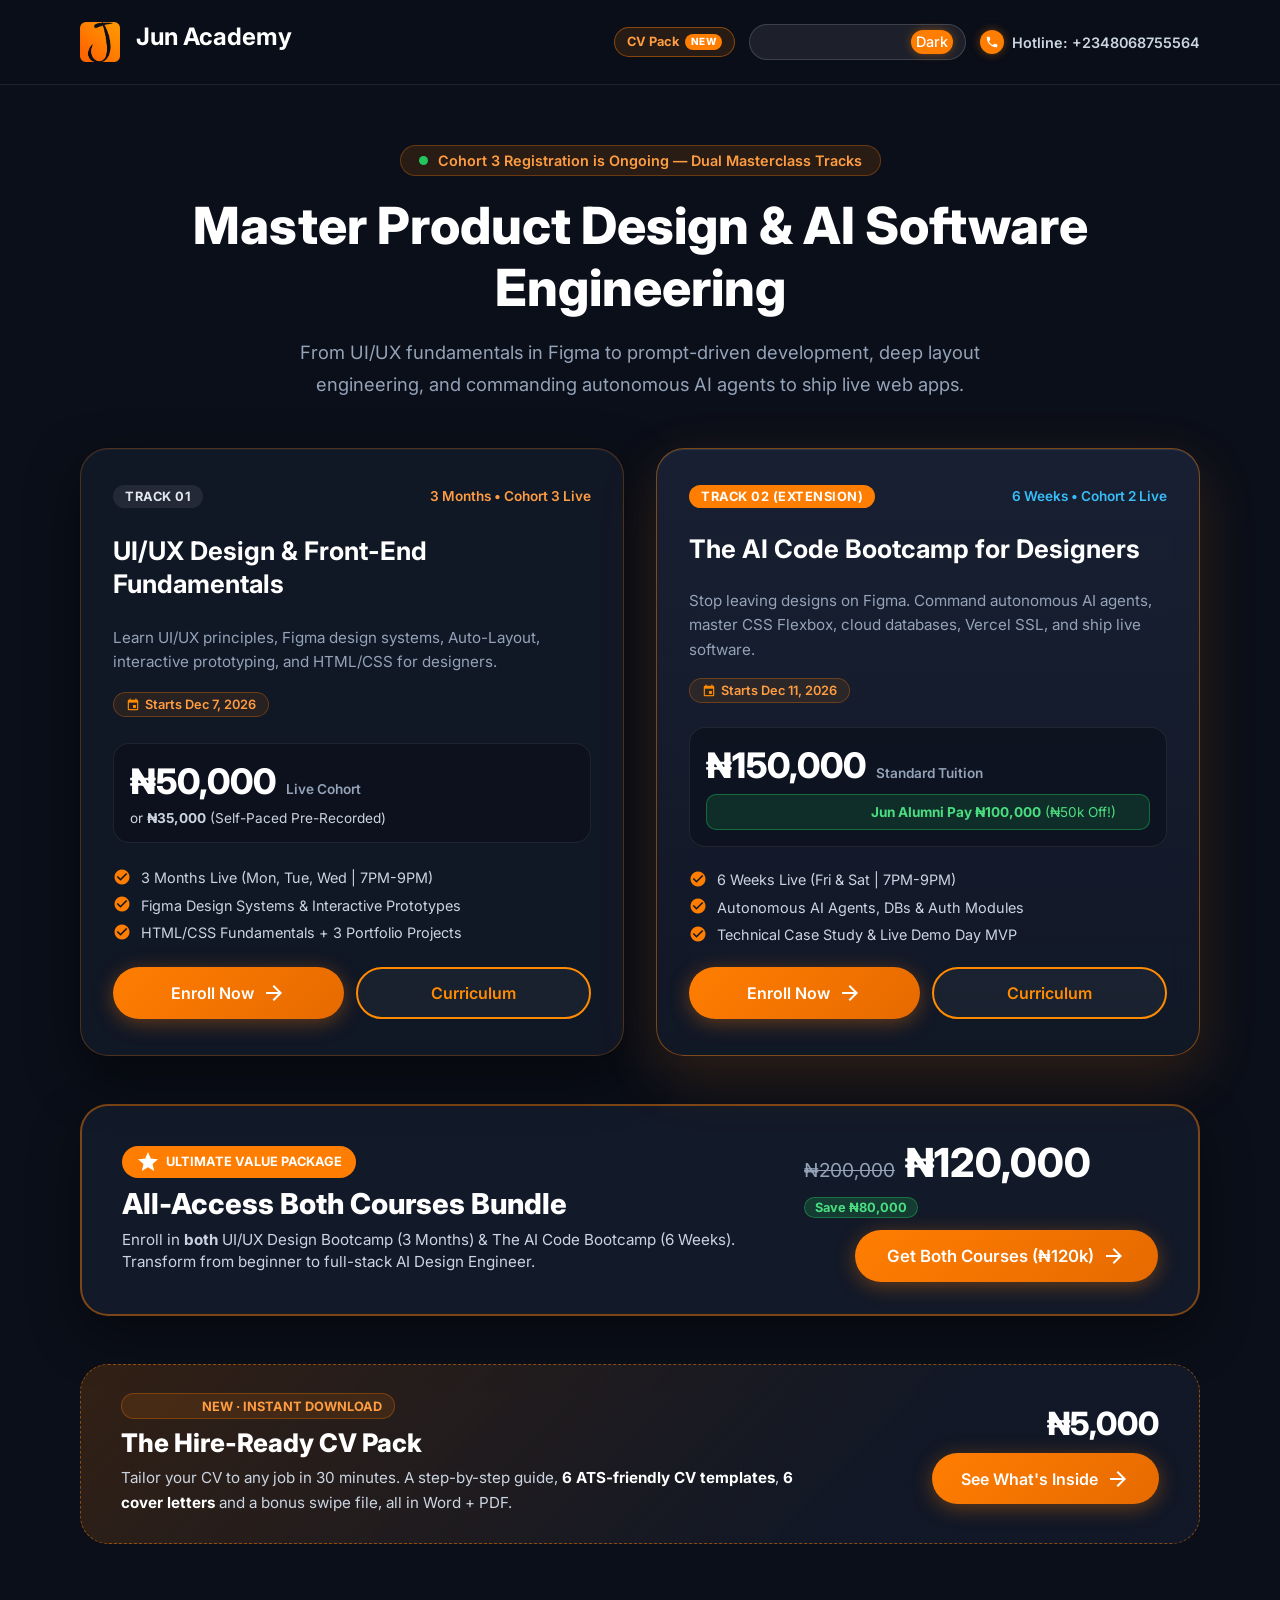
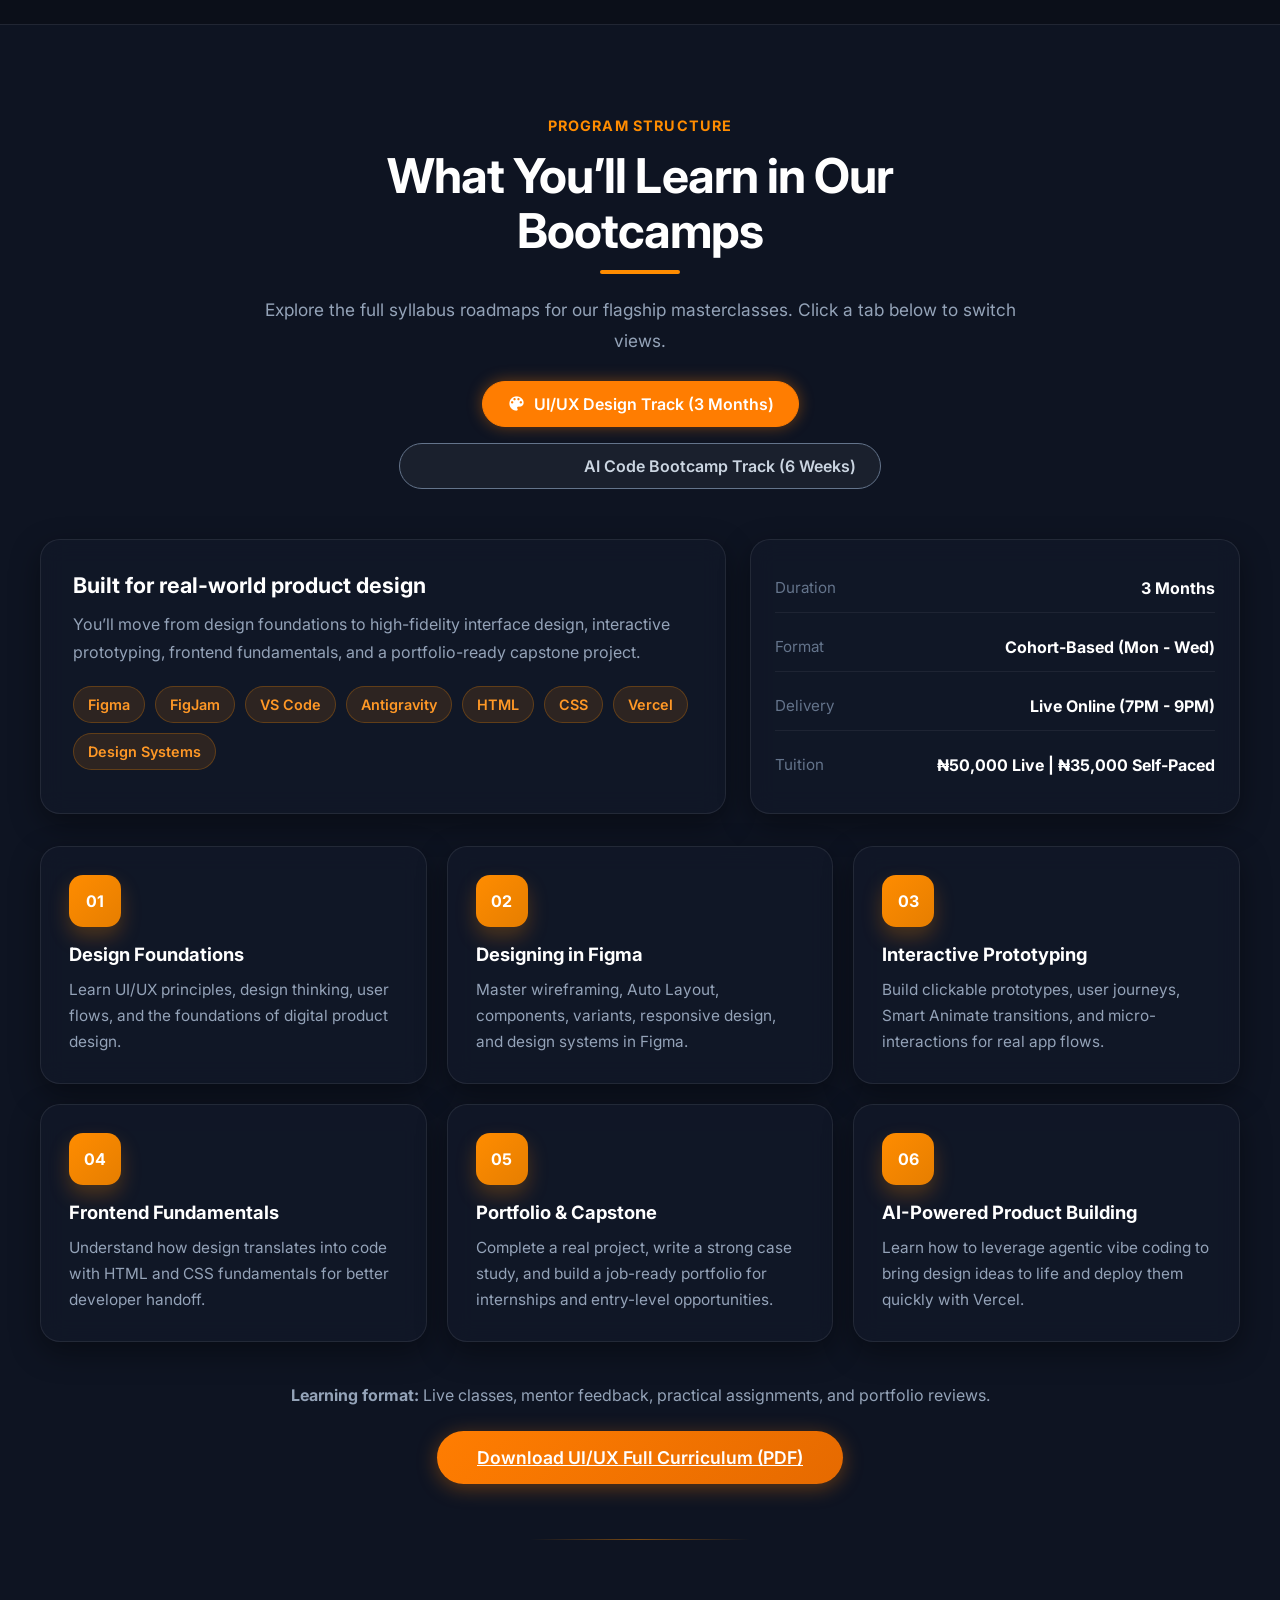
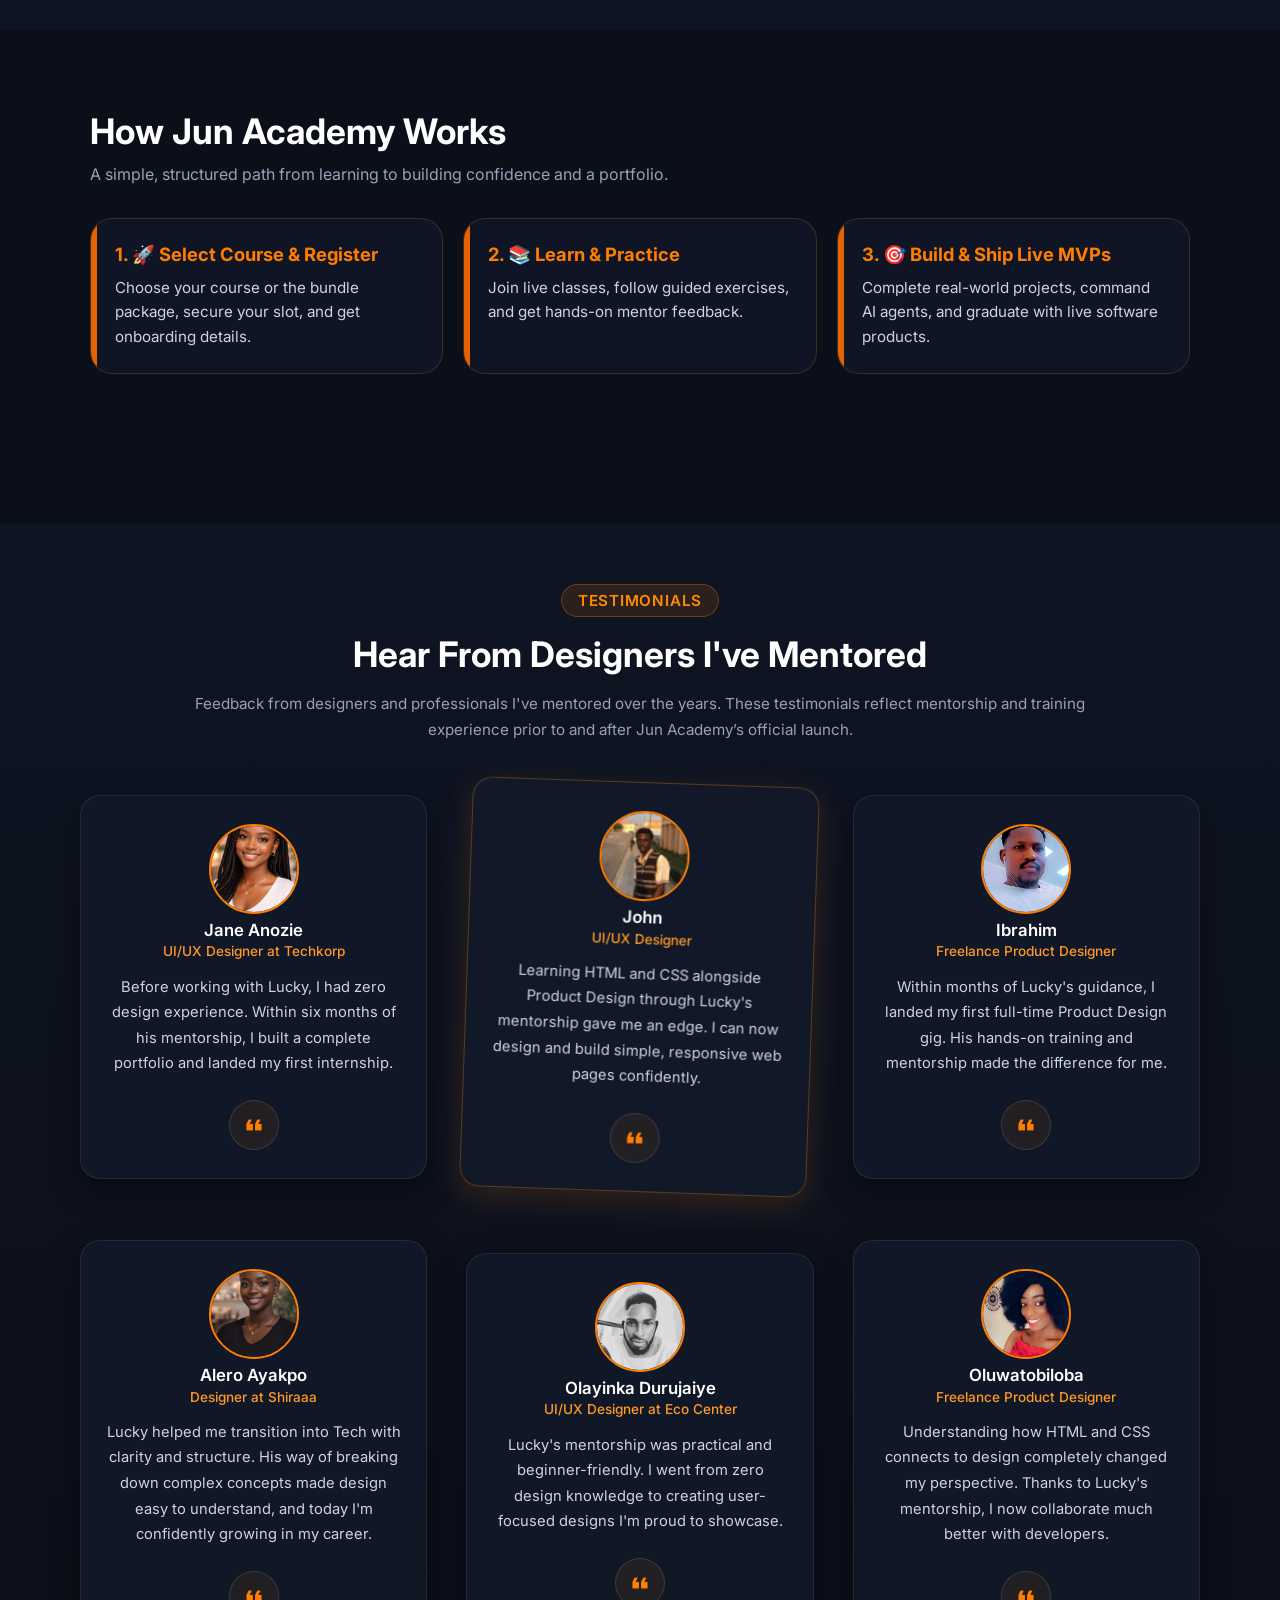
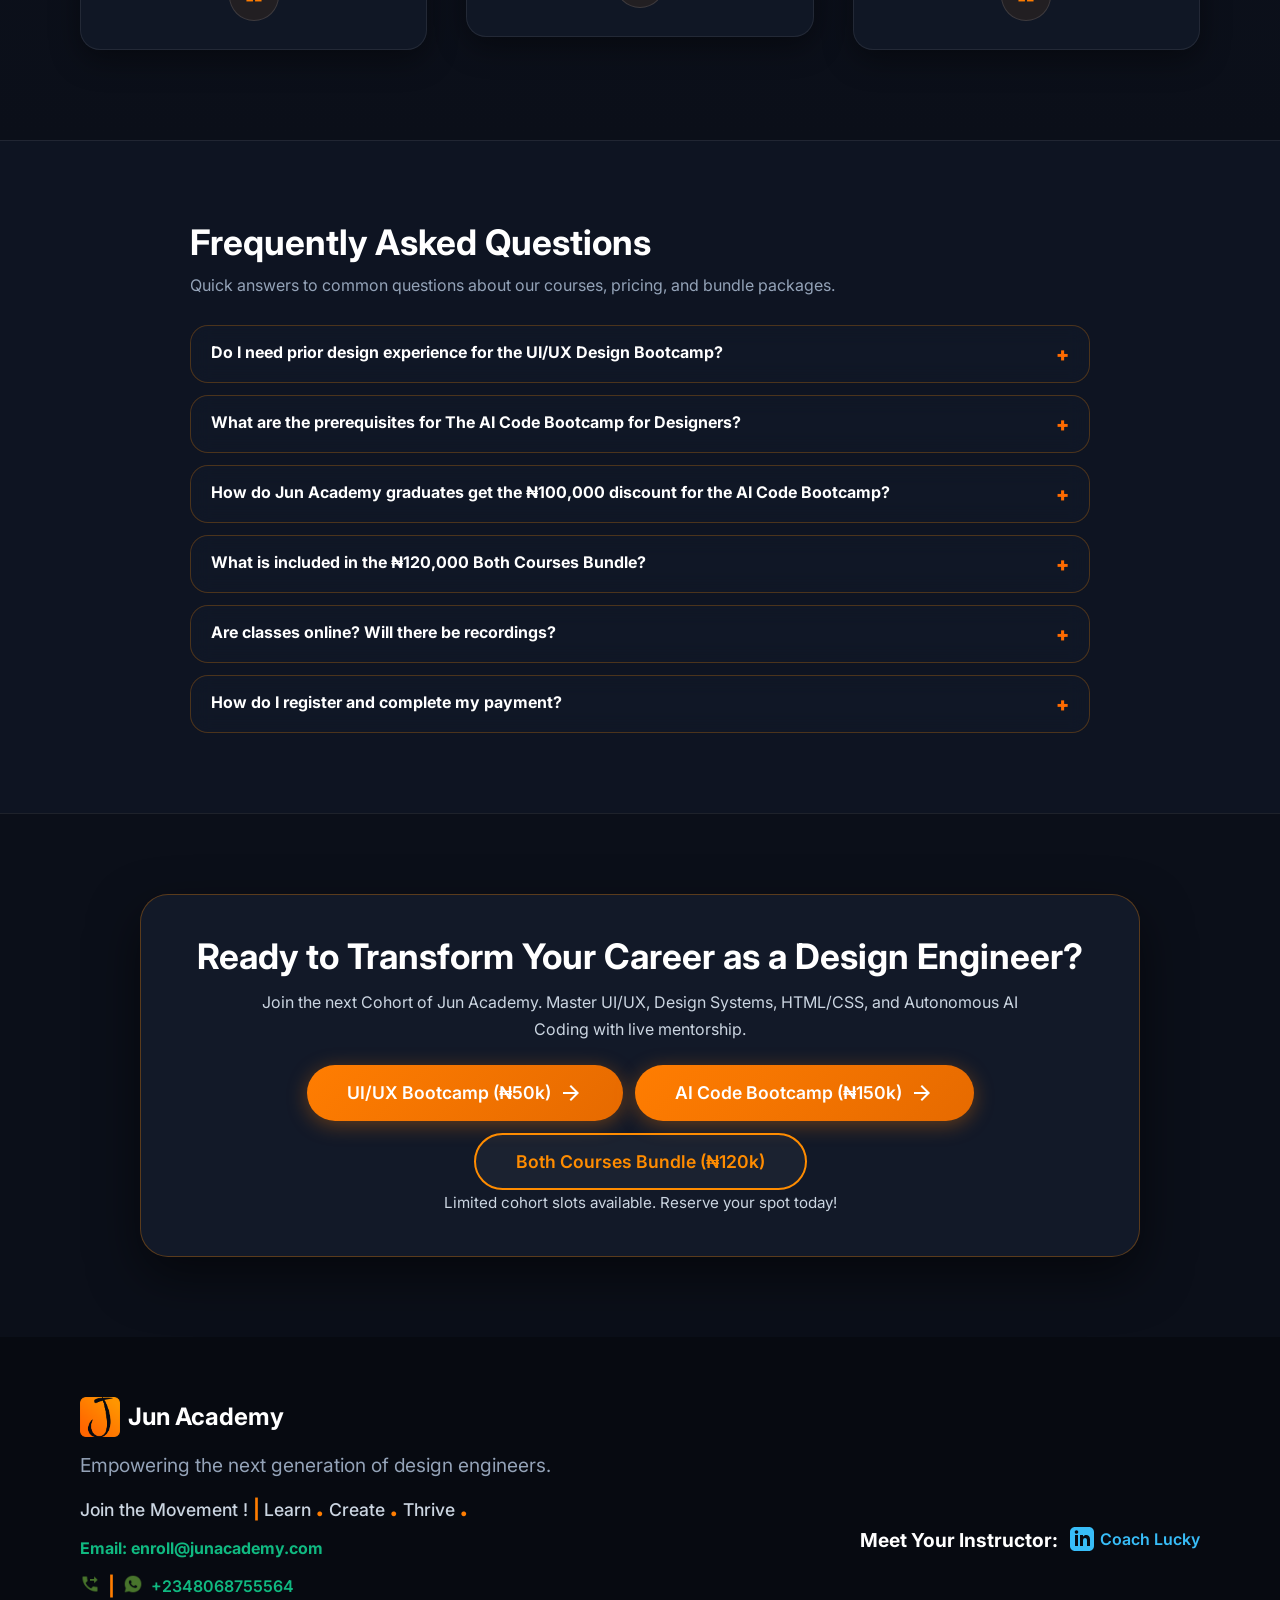
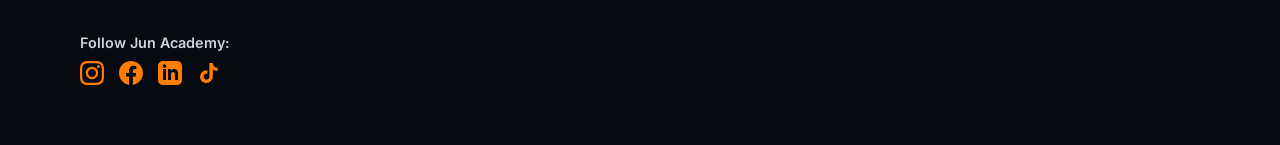
<file: index.html>
<!DOCTYPE html>
<html lang="en">

<head>
    <meta charset="UTF-8">
    <meta name="viewport" content="width=device-width, initial-scale=1.0">
    <title>Jun Academy</title>
    <link rel="stylesheet" href="./style.css">
    <link href="https://fonts.googleapis.com/css2?family=Material+Symbols+Outlined" rel="stylesheet" />
    <link href="https://fonts.googleapis.com/icon?family=Material+Icons" rel="stylesheet" />
    <link rel="icon" type="image/png" href="./images/Jun Favicon.png">

    <!-- Meta Pixel Code -->
    <script>
        !function (f, b, e, v, n, t, s) {
            if (f.fbq) return; n = f.fbq = function () {
                n.callMethod ?
                    n.callMethod.apply(n, arguments) : n.queue.push(arguments)
            };
            if (!f._fbq) f._fbq = n; n.push = n; n.loaded = !0; n.version = '2.0';
            n.queue = []; t = b.createElement(e); t.async = !0;
            t.src = v; s = b.getElementsByTagName(e)[0];
            s.parentNode.insertBefore(t, s)
        }(window, document, 'script',
            'https://connect.facebook.net/en_US/fbevents.js');
        fbq('init', '2546331045814041');
        fbq('track', 'PageView');
    </script>
    <noscript><img height="1" width="1" style="display:none"
            src="https://www.facebook.com/tr?id=2546331045814041&ev=PageView&noscript=1" /></noscript>
    <!-- End Meta Pixel Code -->


</head>

<body>
    <!-- Header -->
    <section class="header">
        <a href="index.html">
            <div class="right-container">
                <div class="logo-container">
                    <img src="./images/Jun 2.png" alt="Jun Academy Logo">
                </div>
                <h1 class="sitename">Jun Academy</h1>
            </div>
        </a>
        <div class="left-container">
            <a href="/cv-pack" class="nav-cvpack" title="The Hire-Ready CV Pack">
                CV Pack <em class="nav-cvpack-new">NEW</em>
            </a>
            <button id="themeToggleBtn" class="theme-toggle-btn" aria-label="Toggle theme mode"
                title="Switch Light/Dark Mode">
                <span class="material-icons" id="themeToggleIcon">dark_mode</span>
                <span id="themeToggleText">Dark</span>
            </button>
            <span class="material-icons">
                call
            </span>
            <p>Hotline: +2348068755564</p>
        </div>
    </section>

    <!-- Hero -->

    <!-- Hero -->
    <section class="hero">
        <div class="hero-header-wrap">
            <span class="hero-eyebrow">
                <span class="pulse-dot"></span>
                Cohort 3 Registration is Ongoing — Dual Masterclass Tracks
            </span>
            <h1>Master Product Design &amp; AI Software Engineering</h1>
            <p>From UI/UX fundamentals in Figma to prompt-driven development, deep layout engineering, and commanding
                autonomous AI agents to ship live web apps.</p>
        </div>

        <!-- Dual Course Cards Grid -->
        <div class="hero-courses-grid">
            <!-- Course Card 1: UI/UX Design -->
            <div class="course-hero-card">
                <div class="course-card-top">
                    <span class="course-card-badge">Track 01</span>
                    <span class="course-track-tag">3 Months • Cohort 3 Live</span>
                </div>
                <h2>UI/UX Design &amp; Front-End Fundamentals</h2>
                <p class="course-desc">Learn UI/UX principles, Figma design systems, Auto-Layout, interactive
                    prototyping, and HTML/CSS for designers.</p>
                <span class="course-date-tag"><span class="material-icons">event</span> Starts Dec 7, 2026</span>

                <div class="course-price-box">
                    <div class="price-row">
                        <span class="price-main">₦50,000</span>
                        <span class="price-label">Live Cohort</span>
                    </div>
                    <div class="price-sub-row">
                        <span>or <strong>₦35,000</strong> (Self-Paced Pre-Recorded)</span>
                    </div>
                </div>

                <div class="course-highlights">
                    <div class="highlight-item"><span class="material-icons">check_circle</span> 3 Months Live (Mon,
                        Tue, Wed | 7PM-9PM)</div>
                    <div class="highlight-item"><span class="material-icons">check_circle</span> Figma Design Systems
                        &amp; Interactive Prototypes</div>
                    <div class="highlight-item"><span class="material-icons">check_circle</span> HTML/CSS Fundamentals +
                        3 Portfolio Projects</div>
                </div>

                <div class="course-card-actions">
                    <button class="btn-primary js-open-modal-c1" data-course="uiux">
                        Enroll Now
                        <span class="material-symbols-outlined">arrow_forward</span>
                    </button>
                    <button class="btn-secondary js-open-modal-c1" data-course="uiux">
                        Curriculum
                    </button>
                </div>
            </div>

            <!-- Course Card 2: AI Code Bootcamp -->
            <div class="course-hero-card course-featured">
                <div class="course-card-top">
                    <span class="course-card-badge badge-accent">Track 02 (Extension)</span>
                    <span class="course-track-tag tag-accent">6 Weeks • Cohort 2 Live</span>
                </div>
                <h2>The AI Code Bootcamp for Designers</h2>
                <p class="course-desc">Stop leaving designs on Figma. Command autonomous AI agents, master CSS Flexbox,
                    cloud databases, Vercel SSL, and ship live software.</p>
                <span class="course-date-tag"><span class="material-icons">event</span> Starts Dec 11, 2026</span>

                <div class="course-price-box">
                    <div class="price-row">
                        <span class="price-main">₦150,000</span>
                        <span class="price-label">Standard Tuition</span>
                    </div>
                    <div class="alumni-discount-banner">
                        <span class="material-icons">verified</span>
                        <span><strong>Jun Alumni Pay ₦100,000</strong> (₦50k Off!)</span>
                    </div>
                </div>

                <div class="course-highlights">
                    <div class="highlight-item"><span class="material-icons">check_circle</span> 6 Weeks Live (Fri &amp;
                        Sat | 7PM-9PM)</div>
                    <div class="highlight-item"><span class="material-icons">check_circle</span> Autonomous AI Agents,
                        DBs &amp; Auth Modules</div>
                    <div class="highlight-item"><span class="material-icons">check_circle</span> Technical Case Study
                        &amp; Live Demo Day MVP</div>
                </div>

                <div class="course-card-actions">
                    <button class="btn-primary js-open-modal-c2" data-course="aicode">
                        Enroll Now
                        <span class="material-symbols-outlined">arrow_forward</span>
                    </button>
                    <button class="btn-secondary js-open-modal-c2" data-course="aicode">
                        Curriculum
                    </button>
                </div>
            </div>
        </div>

        <!-- Bundle Offer Card -->
        <div class="bundle-banner-card">
            <div class="bundle-left">
                <div class="bundle-badge">
                    <span class="material-icons">star</span> Ultimate Value Package
                </div>
                <h3>All-Access Both Courses Bundle</h3>
                <p>Enroll in <strong>both</strong> UI/UX Design Bootcamp (3 Months) &amp; The AI Code Bootcamp (6
                    Weeks). Transform from beginner to full-stack AI Design Engineer.</p>
            </div>
            <div class="bundle-right">
                <div class="bundle-price-wrap">
                    <span class="bundle-old-price">₦200,000</span>
                    <span class="bundle-price">₦120,000</span>
                    <span class="bundle-savings">Save ₦80,000</span>
                </div>
                <button class="btn-primary btn-bundle js-open-modal-bundle" data-course="bundle">
                    Get Both Courses (₦120k)
                    <span class="material-symbols-outlined">arrow_forward</span>
                </button>
            </div>
        </div>

        <!-- CV Pack Promo -->
        <div class="cvpack-promo">
            <div class="cvpack-promo-left">
                <span class="cvpack-promo-badge"><span class="material-icons">bolt</span> New · Instant Download</span>
                <h3>The Hire-Ready CV Pack</h3>
                <p>Tailor your CV to any job in 30 minutes. A step-by-step guide, <strong>6 ATS-friendly CV
                        templates</strong>, <strong>6 cover letters</strong> and a bonus swipe file, all in Word + PDF.
                </p>
            </div>
            <div class="cvpack-promo-right">
                <span class="cvpack-promo-price">₦5,000</span>
                <a href="/cv-pack" class="btn-primary cvpack-promo-btn">
                    See What's Inside
                    <span class="material-symbols-outlined">arrow_forward</span>
                </a>
            </div>
        </div>
    </section>

    <!-- Learning Path / Curriculum -->
    <section class="curriculum-section" id="curriculum">
        <div class="curriculum-container">
            <div class="curriculum-header">
                <span class="curriculum-eyebrow">Program Structure</span>
                <h2>What You’ll Learn in Our Bootcamps</h2>
                <div class="curriculum-accent-line"></div>
                <p>Explore the full syllabus roadmaps for our flagship masterclasses. Click a tab below to switch views.
                </p>

                <!-- Curriculum Tabs -->
                <div class="curriculum-tabs">
                    <button class="curriculum-tab-btn active" data-tab="tab-uiux">
                        <span class="material-icons">palette</span>
                        UI/UX Design Track (3 Months)
                    </button>
                    <button class="curriculum-tab-btn" data-tab="tab-aicode">
                        <span class="material-icons">terminal</span>
                        AI Code Bootcamp Track (6 Weeks)
                    </button>
                </div>
            </div>

            <!-- Tab 1: UI/UX Design Bootcamp -->
            <div id="tab-uiux" class="curriculum-tab-pane active">
                <div class="curriculum-top">
                    <div class="curriculum-intro-card">
                        <h3>Built for real-world product design</h3>
                        <p>
                            You’ll move from design foundations to high-fidelity interface design,
                            interactive prototyping, frontend fundamentals, and a portfolio-ready
                            capstone project.
                        </p>

                        <div class="curriculum-tools">
                            <span>Figma</span>
                            <span>FigJam</span>
                            <span>VS Code</span>
                            <span>Antigravity</span>
                            <span>HTML</span>
                            <span>CSS</span>
                            <span>Vercel</span>
                            <span>Design Systems</span>
                        </div>
                    </div>

                    <div class="curriculum-meta-card">
                        <div class="meta-item">
                            <span class="meta-label">Duration</span>
                            <span class="meta-value">3 Months</span>
                        </div>
                        <div class="meta-item">
                            <span class="meta-label">Format</span>
                            <span class="meta-value">Cohort-Based (Mon - Wed)</span>
                        </div>
                        <div class="meta-item">
                            <span class="meta-label">Delivery</span>
                            <span class="meta-value">Live Online (7PM - 9PM)</span>
                        </div>
                        <div class="meta-item">
                            <span class="meta-label">Tuition</span>
                            <span class="meta-value">₦50,000 Live | ₦35,000 Self-Paced</span>
                        </div>
                    </div>
                </div>

                <div class="curriculum-grid">
                    <article class="curriculum-card">
                        <div class="phase-number">01</div>
                        <h3>Design Foundations</h3>
                        <p>Learn UI/UX principles, design thinking, user flows, and the foundations of digital product
                            design.</p>
                    </article>

                    <article class="curriculum-card">
                        <div class="phase-number">02</div>
                        <h3>Designing in Figma</h3>
                        <p>Master wireframing, Auto Layout, components, variants, responsive design, and design systems
                            in Figma.</p>
                    </article>

                    <article class="curriculum-card">
                        <div class="phase-number">03</div>
                        <h3>Interactive Prototyping</h3>
                        <p>Build clickable prototypes, user journeys, Smart Animate transitions, and micro-interactions
                            for real app flows.</p>
                    </article>

                    <article class="curriculum-card">
                        <div class="phase-number">04</div>
                        <h3>Frontend Fundamentals</h3>
                        <p>Understand how design translates into code with HTML and CSS fundamentals for better
                            developer handoff.</p>
                    </article>

                    <article class="curriculum-card">
                        <div class="phase-number">05</div>
                        <h3>Portfolio &amp; Capstone</h3>
                        <p>Complete a real project, write a strong case study, and build a job-ready portfolio for
                            internships and entry-level opportunities.</p>
                    </article>

                    <article class="curriculum-card">
                        <div class="phase-number">06</div>
                        <h3>AI-Powered Product Building</h3>
                        <p>Learn how to leverage agentic vibe coding to bring design ideas to life and deploy them
                            quickly with Vercel.</p>
                    </article>
                </div>

                <div class="curriculum-footer">
                    <p><strong>Learning format:</strong> Live classes, mentor feedback, practical assignments, and
                        portfolio reviews.</p>
                    <a href="https://drive.google.com/file/d/1zeB_uTVbGVnoH_4Y4iQWEbjZnKIuVYFo/view?usp=sharing"
                        class="btn-primary curriculum-btn" target="_blank" rel="noopener">
                        Download UI/UX Full Curriculum (PDF)
                    </a>
                </div>
            </div>

            <!-- Tab 2: AI Code Bootcamp for Designers -->
            <div id="tab-aicode" class="curriculum-tab-pane">
                <div class="curriculum-top">
                    <div class="curriculum-intro-card intro-accent">
                        <h3>From Figma Canvas to Live Software Product</h3>
                        <p>
                            An intensive extension program empowering designers to command autonomous AI agents, master
                            deep CSS Flexbox, relational databases, cloud hosting, and ship production-ready web
                            applications.
                        </p>

                        <div class="curriculum-tools">
                            <span>GitHub</span>
                            <span>Vercel</span>
                            <span>LLM Prompting</span>
                            <span>CSS Flexbox</span>
                            <span>Relational DBs</span>
                            <span>API Parsing</span>
                            <span>Skill.md</span>
                            <span>SSL &amp; Custom Domains</span>
                        </div>
                    </div>

                    <div class="curriculum-meta-card">
                        <div class="meta-item">
                            <span class="meta-label">Duration</span>
                            <span class="meta-value">6 Weeks Intensive</span>
                        </div>
                        <div class="meta-item">
                            <span class="meta-label">Schedule</span>
                            <span class="meta-value">Fri &amp; Sat (7PM - 9PM)</span>
                        </div>
                        <div class="meta-item">
                            <span class="meta-label">Standard Fee</span>
                            <span class="meta-value">₦150,000 NGN</span>
                        </div>
                        <div class="meta-item">
                            <span class="meta-label">Jun Alumni Fee</span>
                            <span class="meta-value highlight-alumni">₦100,000 NGN</span>
                        </div>
                    </div>
                </div>

                <div class="curriculum-grid">
                    <article class="curriculum-card">
                        <div class="phase-number">W1</div>
                        <h3>Production Infrastructure &amp; Cognitive Architectures</h3>
                        <p>Configure GitHub repos, Vercel staging pipelines, and LLM mental models for interface
                            specifications.</p>
                    </article>

                    <article class="curriculum-card">
                        <div class="phase-number">W2</div>
                        <h3>Advanced Interface Systems &amp; Automated Coding</h3>
                        <p>Master deep CSS Flexbox, fluid layout components, global theme parameters, and Figma asset AI
                            synthesis.</p>
                    </article>

                    <article class="curriculum-card">
                        <div class="phase-number">W3</div>
                        <h3>Full-Stack Architecture &amp; Autonomous Agents</h3>
                        <p>Build relational cloud databases, back-end logical routing arrays, API parsing, form
                            validation, and auth modules.</p>
                    </article>

                    <article class="curriculum-card">
                        <div class="phase-number">W4</div>
                        <h3>Technical Diagnostics &amp; Agent Guardrails</h3>
                        <p>Implement context sandboxes (skill.md), isolate interface exceptions without guess-prompting,
                            and preserve tokens.</p>
                    </article>

                    <article class="curriculum-card">
                        <div class="phase-number">W5</div>
                        <h3>Cloud Orchestration &amp; Global Launch</h3>
                        <p>Configure custom domains, DNS propagation, production SSL profiles, code minification, and
                            live deployment.</p>
                    </article>

                    <article class="curriculum-card">
                        <div class="phase-number">W6</div>
                        <h3>Product Case Studies &amp; Demo Day</h3>
                        <p>Draft engineer-readable case studies, debug live exceptions, and present your standalone MVP
                            on Demo Day.</p>
                    </article>
                </div>

                <div class="curriculum-footer">
                    <p><strong>Prerequisite:</strong> Baseline UI/UX + HTML/CSS layout concepts required. Jun Academy
                        Alumni get ₦50k discount!</p>
                    <a href="https://drive.google.com/file/d/1Uwdykg-YZKG3Pa1XX-MiYttb3xQbQ4Sf/view?usp=sharing"
                        class="btn-primary curriculum-btn" target="_blank" rel="noopener">
                        Download AI Code Bootcamp Curriculum (PDF)
                    </a>
                </div>
            </div>

            <div class="curriculum-divider"></div>
        </div>
    </section>

    <!-- How It Works -->
    <section class="how-it-works" id="how-it-works">
        <div class="how-wrap">
            <h2>How Jun Academy Works</h2>
            <p class="how-sub">
                A simple, structured path from learning to building confidence and a portfolio.
            </p>

            <div class="how-grid">
                <div class="how-card">
                    <h3>1. 🚀 Select Course &amp; Register</h3>
                    <p>Choose your course or the bundle package, secure your slot, and get onboarding details.</p>
                </div>

                <div class="how-card">
                    <h3>2. 📚 Learn &amp; Practice</h3>
                    <p>Join live classes, follow guided exercises, and get hands-on mentor feedback.</p>
                </div>

                <div class="how-card">
                    <h3>3. 🎯 Build &amp; Ship Live MVPs</h3>
                    <p>Complete real-world projects, command AI agents, and graduate with live software products.</p>
                </div>
            </div>
        </div>
    </section>

    <!-- Testimonials -->
    <section class="testimonials">
        <div class="general">
            <div class="upper-container">
                <div class="testimonials-container">
                    <h1>Testimonials</h1>
                </div>

                <div class="other-text-container">
                    <div class="hear-container">
                        <h1>Hear From Designers I've Mentored</h1>
                    </div>
                    <div class="real-container">
                        <p>Feedback from designers and professionals I've mentored over the years. These testimonials
                            reflect mentorship and training experience prior to and after Jun Academy’s official launch.
                        </p>
                    </div>
                </div>
            </div>

            <div class="bottom-container">
                <div class="top-container">
                    <div class="profile-container">
                        <div class="image">
                            <img src="./images/JaneAvatar.png" alt="Profile Picture">
                        </div>

                        <div class="name-container">
                            <h2>Jane Anozie</h2>
                            <p class="designation">UI/UX Designer at Techkorp</p>
                            <p class="quote">Before working with Lucky, I had zero design experience. Within six months
                                of his mentorship, I built a complete portfolio and landed my first internship.</p>
                            <div class="quote-icon-container">
                                <span class="material-icons">format_quote</span>
                            </div>
                        </div>
                    </div>

                    <div class="profile-container second-proflie-container">
                        <div class="image">
                            <img src="./images/john22.jpeg" alt="Profile Picture">
                        </div>

                        <div class="name-container">
                            <h2>John</h2>
                            <p class="designation">UI/UX Designer</p>
                            <p class="quote">Learning HTML and CSS alongside Product Design through Lucky's mentorship
                                gave me an edge. I can now
                                design and build simple, responsive web pages confidently. </p>
                            <div class="quote-icon-container">
                                <span class="material-icons">format_quote</span>
                            </div>
                        </div>
                    </div>

                    <div class="profile-container">
                        <div class="image">
                            <img src="./images/ibrahim.jpeg" alt="Profile Picture">
                        </div>

                        <div class="name-container">
                            <h2>Ibrahim</h2>
                            <p class="designation">Freelance Product Designer</p>
                            <p class="quote">Within months of Lucky's guidance, I landed my first full-time Product
                                Design
                                gig. His hands-on training and mentorship made the difference for me. </p>
                            <div class="quote-icon-container">
                                <span class="material-icons">format_quote</span>
                            </div>
                        </div>
                    </div>
                </div>

                <div class="top-container">
                    <div class="profile-container">
                        <div class="image">
                            <img src="./images/aleroavatar.png" alt="Profile Picture">
                        </div>

                        <div class="name-container">
                            <h2>Alero Ayakpo</h2>
                            <p class="designation">Designer at Shiraaa</p>
                            <p class="quote">Lucky helped me transition into Tech with clarity and structure. His way of
                                breaking down complex concepts made design easy to understand, and today I'm confidently
                                growing in my career. </p>
                            <div class="quote-icon-container">
                                <span class="material-icons">format_quote</span>
                            </div>
                        </div>
                    </div>

                    <div class="profile-container">
                        <div class="image">
                            <img src="./images/kes.jpeg" alt="Profile Picture">
                        </div>

                        <div class="name-container">
                            <h2>Olayinka Durujaiye</h2>
                            <p class="designation">UI/UX Designer at Eco Center</p>
                            <p class="quote">Lucky's mentorship was practical and beginner-friendly. I went from zero
                                design
                                knowledge to creating user-focused designs I'm proud to showcase.</p>
                            <div class="quote-icon-container">
                                <span class="material-icons">format_quote</span>
                            </div>
                        </div>
                    </div>

                    <div class="profile-container">
                        <div class="image">
                            <img src="./images/tobi.jpeg" alt="Profile Picture">
                        </div>

                        <div class="name-container">
                            <h2>Oluwatobiloba</h2>
                            <p class="designation">Freelance Product Designer</p>
                            <p class="quote">Understanding how HTML and CSS connects to design completely changed my
                                perspective. Thanks to Lucky's mentorship, I now collaborate much better with
                                developers.</p>
                            <div class="quote-icon-container">
                                <span class="material-icons">format_quote</span>
                            </div>
                        </div>
                    </div>
                </div>
            </div>
        </div>
    </section>

    <!-- FAQ Section -->
    <section class="faq" id="faq">
        <div class="faq-wrap">
            <h2>Frequently Asked Questions</h2>
            <p class="faq-sub">Quick answers to common questions about our courses, pricing, and bundle packages.</p>

            <div class="faq-list">
                <details class="faq-item">
                    <summary>Do I need prior design experience for the UI/UX Design Bootcamp?</summary>
                    <p>No. The 3-Month UI/UX Design Bootcamp is completely beginner-friendly and starts from fundamental
                        design concepts.</p>
                </details>

                <details class="faq-item">
                    <summary>What are the prerequisites for The AI Code Bootcamp for Designers?</summary>
                    <p>Applicants must already possess basic UI/UX design skills and fundamental HTML/CSS concepts. If
                        you are starting fresh, completing our baseline UI/UX Bootcamp or taking the All-Access Bundle
                        is recommended.</p>
                </details>

                <details class="faq-item">
                    <summary>How do Jun Academy graduates get the ₦100,000 discount for the AI Code Bootcamp?</summary>
                    <p>Graduates and alumni of Jun Academy automatically receive a ₦50,000 discount, paying ₦100,000
                        instead of ₦150,000. Simply select the Alumni track option when completing your enrollment.</p>
                </details>

                <details class="faq-item">
                    <summary>What is included in the ₦120,000 Both Courses Bundle?</summary>
                    <p>The Bundle package enrolls you in BOTH the 3-Month UI/UX Design Bootcamp and the 6-Week AI Code
                        Bootcamp for Designers. It gives you complete end-to-end training from Figma designs to shipping
                        live AI software products at a massive ₦80,000 discount.</p>
                </details>

                <details class="faq-item">
                    <summary>Are classes online? Will there be recordings?</summary>
                    <p>Yes! All sessions are conducted live online via Google Meet. Class recordings are provided so you
                        can revisit lessons anytime.</p>
                </details>

                <details class="faq-item">
                    <summary>How do I register and complete my payment?</summary>
                    <p>Click “Enroll Now” or “Curriculum” on any course card. Review the program details, click
                        “Continue to Payment”, transfer to any of our bank accounts, and submit your receipt
                        confirmation form.</p>
                </details>
            </div>
        </div>
    </section>

    <!-- Final CTA -->
    <section class="final-cta">
        <div class="final-cta-wrap">
            <h2>Ready to Transform Your Career as a Design Engineer?</h2>
            <p>
                Join the next Cohort of Jun Academy. Master UI/UX, Design Systems, HTML/CSS, and Autonomous AI Coding
                with live mentorship.
            </p>

            <div class="final-cta-buttons">
                <button class="btn-primary js-open-modal-c1" data-course="uiux">
                    UI/UX Bootcamp (₦50k)
                    <span class="material-symbols-outlined">arrow_forward</span>
                </button>
                <button class="btn-primary btn-accent js-open-modal-c2" data-course="aicode">
                    AI Code Bootcamp (₦150k)
                    <span class="material-symbols-outlined">arrow_forward</span>
                </button>
                <button class="btn-secondary js-open-modal-bundle" data-course="bundle">
                    Both Courses Bundle (₦120k)
                </button>
            </div>

            <p class="final-cta-note">Limited cohort slots available. Reserve your spot today!</p>
        </div>
    </section>

    <!-- Footer -->
    <section class="footer">
        <div class="wholecontainer">
            <div class="left-footer-container">
                <div class="logo-footer-container">
                    <img src="./images/Jun 2.png" alt="Jun Academy Logo">
                    <h2>Jun Academy</h2>
                </div>
                <p class="empower">Empowering the next generation of design engineers.</p>
                <p class="join"> Join the Movement ! <span class="divider"> | </span> Learn <span class="dot">.</span>
                    Create <span class="dot">.</span> Thrive <span class="dot">.</span></p>
                <h4>Email: enroll@junacademy.com</h4>
                <div class="call-container">
                    <span class="calling"><img src="./images/Outgoing Call.png" alt="call icon"></span>
                    <p class="divider">|</p><span class="whatsapping"><img src="./images/WhatsApp2.png" alt=""></span>
                    <p class="phone-number">+2348068755564</p>
                </div>
                <div class="business-socials">
                    <p>Follow Jun Academy:</p>
                    <div class="social-icons">
                        <a href="https://www.instagram.com/jundigital?igsh=YjFoaGVtM3UzNDA0" target="_blank"
                            rel="noopener noreferrer" aria-label="Instagram">
                            <svg xmlns="http://www.w3.org/2000/svg" width="24" height="24" viewBox="0 0 24 24"
                                fill="currentColor">
                                <path
                                    d="M12 2.163c3.204 0 3.584.012 4.85.07 3.252.148 4.771 1.691 4.919 4.919.058 1.265.069 1.645.069 4.849 0 3.205-.012 3.584-.069 4.849-.149 3.225-1.664 4.771-4.919 4.919-1.266.058-1.644.07-4.85.07-3.204 0-3.584-.012-4.849-.07-3.26-.149-4.771-1.699-4.919-4.92-.058-1.265-.07-1.644-.07-4.849 0-3.204.013-3.583.07-4.849.149-3.227 1.664-4.771 4.919-4.919 1.266-.057 1.645-.069 4.849-.069zm0-2.163c-3.259 0-3.667.014-4.947.072-4.358.2-6.78 2.618-6.98 6.98-.059 1.281-.073 1.689-.073 4.948 0 3.259.014 3.668.072 4.948.2 4.358 2.618 6.78 6.98 6.98 1.281.058 1.689.072 4.948.072 3.259 0 3.668-.014 4.948-.072 4.354-.2 6.782-2.618 6.979-6.98.059-1.28.073-1.689.073-4.948 0-3.259-.014-3.667-.072-4.947-.196-4.354-2.617-6.78-6.979-6.98-1.281-.059-1.69-.073-4.949-.073zm0 5.838c-3.403 0-6.162 2.759-6.162 6.162s2.759 6.163 6.162 6.163 6.162-2.759 6.162-6.163c0-3.403-2.759-6.162-6.162-6.162zm0 10.162c-2.209 0-4-1.79-4-4 0-2.209 1.791-4 4-4s4 1.791 4 4c0 2.21-1.791 4-4 4zm6.406-11.845c-.796 0-1.441.645-1.441 1.44s.645 1.44 1.441 1.44c.795 0 1.439-.645 1.439-1.44s-.644-1.44-1.439-1.44z" />
                            </svg>
                        </a>
                        <a href="https://web.facebook.com/JunDigitalNg" target="_blank" rel="noopener noreferrer"
                            aria-label="Facebook">
                            <svg xmlns="http://www.w3.org/2000/svg" width="24" height="24" viewBox="0 0 24 24"
                                fill="currentColor">
                                <path
                                    d="M24 12.073c0-6.627-5.373-12-12-12s-12 5.373-12 12c0 5.99 4.388 10.954 10.125 11.854v-8.385H7.078v-3.47h3.047V9.43c0-3.007 1.792-4.669 4.533-4.669 1.312 0 2.686.235 2.686.235v2.953H15.83c-1.491 0-1.956.925-1.956 1.874v2.25h3.328l-.532 3.47h-2.796v8.385C19.612 23.027 24 18.062 24 12.073z" />
                            </svg>
                        </a>
                        <a href="https://www.linkedin.com/company/jun-academy/" target="_blank"
                            rel="noopener noreferrer" aria-label="LinkedIn Business">
                            <svg xmlns="http://www.w3.org/2000/svg" width="24" height="24" viewBox="0 0 24 24"
                                fill="currentColor">
                                <path
                                    d="M19 0h-14c-2.761 0-5 2.239-5 5v14c0 2.761 2.239 5 5 5h14c2.762 0 5-2.239 5-5v-14c0-2.761-2.238-5-5-5zm-11 19h-3v-11h3v11zm-1.5-12.268c-.966 0-1.75-.79-1.75-1.764s.784-1.764 1.75-1.764 1.75.79 1.75 1.764-.783 1.764-1.75 1.764zm13.5 12.268h-3v-5.604c0-3.368-4-3.113-4 0v5.604h-3v-11h3v1.765c1.396-2.586 7-2.777 7 2.476v6.759z" />
                            </svg>
                        </a>
                        <a href="https://www.tiktok.com/@jun.academy?_r=1&amp;_t=ZS-98JxEOJw9dR" target="_blank"
                            rel="noopener noreferrer" aria-label="TikTok">
                            <svg xmlns="http://www.w3.org/2000/svg" width="24" height="24" viewBox="0 0 24 24"
                                fill="currentColor">
                                <path
                                    d="M19.59 6.69a4.83 4.83 0 0 1-3.77-4.25V2h-3.45v13.67a2.89 2.89 0 0 1-5.2 1.74 2.89 2.89 0 0 1 2.31-4.64 2.93 2.93 0 0 1 .88.13V9.4a6.84 6.84 0 0 0-1-.05A6.33 6.33 0 0 0 3 15.65a6.34 6.34 0 0 0 10.86 4.46A6.25 6.25 0 0 0 15.8 15.7V8.51a8.33 8.33 0 0 0 4.79 1.49V6.55a8.16 8.16 0 0 1-1-.02z" />
                            </svg>
                        </a>
                    </div>
                </div>
            </div>

            <div class="right-footer-container">
                <h3>Meet Your Instructor: </h3>
                <div class="linkedin-container">
                    <a href="https://www.linkedin.com/in/luckyovwasa" target="_blank" rel="noopener noreferrer">
                        <svg xmlns="http://www.w3.org/2000/svg" width="24" height="24" viewBox="0 0 24 24"
                            fill="currentColor" class="linkedin-icon">
                            <path
                                d="M19 0h-14c-2.761 0-5 2.239-5 5v14c0 2.761 2.239 5 5 5h14c2.762 0 5-2.239 5-5v-14c0-2.761-2.238-5-5-5zm-11 19h-3v-11h3v11zm-1.5-12.268c-.966 0-1.75-.79-1.75-1.764s.784-1.764 1.75-1.764 1.75.79 1.75 1.764-.783 1.764-1.75 1.764zm13.5 12.268h-3v-5.604c0-3.368-4-3.113-4 0v5.604h-3v-11h3v1.765c1.396-2.586 7-2.777 7 2.476v6.759z" />
                        </svg>
                        Coach Lucky
                    </a>
                </div>
            </div>
        </div>
    </section>

    <!-- Modal 1: UI/UX Design -->
    <div id="modalOverlayCourse1" class="modal-overlay">
        <div class="modal">
            <div class="modal-header">
                <h2>UI/UX Design &amp; Front-End Fundamentals</h2>
                <button class="close-btn js-close-modal">&times;</button>
            </div>

            <div class="modal-content">
                <ul class="features">
                    <li>✨ 3-Month cohort-based masterclass</li>
                    <li>✨ Master UI/UX, Figma Auto-Layout &amp; Design Systems</li>
                    <li>✨ HTML, CSS layout engineering &amp; 3 real-world projects</li>
                    <li>✨ Live Google Meet classes + lifetime recording access</li>
                </ul>

                <div class="info-box">
                    <p><strong>Cohort 3 Live:</strong> <span class="urgency-blink-inline">Registration Ongoing</span>
                    </p>
                    <p><strong>Schedule:</strong> Mon, Tue &amp; Wed | 7PM – 9PM</p>
                    <h3 class="price">₦50,000 <span class="price-subtag">Live Cohort</span></h3>
                </div>
                <p class="modal-alt-note">Self-Paced pre-recorded track available at <strong>₦35,000</strong>.
                </p>
            </div>

            <div class="modal-actions">
                <a href="https://drive.google.com/file/d/1zeB_uTVbGVnoH_4Y4iQWEbjZnKIuVYFo/view?usp=sharing"
                    target="_blank" class="btn-secondary">Download Curriculum</a>
                <button class="btn-primary js-continue-payment"
                    data-course-type="UI/UX Design Bootcamp - Live (₦50,000)">Continue to Payment →</button>
            </div>
        </div>
    </div>

    <!-- Modal 2: AI Code Bootcamp -->
    <div id="modalOverlayCourse2" class="modal-overlay">
        <div class="modal">
            <div class="modal-header">
                <h2>The AI Code Bootcamp for Designers</h2>
                <button class="close-btn js-close-modal">&times;</button>
            </div>

            <div class="modal-content">
                <div class="modal-badge-row">
                    <span class="modal-pill-badge">6-Weeks | Starts Dec 11</span>
                    <span class="modal-pill-badge alumni-pill">Cohort 2 Live</span>
                    <span class="urgency-blink-inline">Registration Ongoing</span>
                </div>
                <ul class="features">
                    <li>✨ Turn Figma canvases into production-ready web applications</li>
                    <li>✨ Master prompt-driven development &amp; autonomous AI agents</li>
                    <li>✨ Relational databases, API response parsing &amp; auth modules</li>
                    <li>✨ Cloud orchestration, custom SSL domains &amp; Demo Day MVP</li>
                </ul>

                <div class="info-box accent-box">
                    <p><strong>Standard Tuition:</strong> <span class="price-inline">₦150,000 NGN</span></p>
                    <div class="alumni-notice-box">
                        <span class="material-icons">workspace_premium</span>
                        <p><strong>Jun Academy Alumni/Graduates Pay ₦100,000!</strong> (₦50,000 Discount)</p>
                    </div>
                    <p><strong>Schedule:</strong> Fri &amp; Sat | 7PM – 9PM (6 Weeks)</p>
                    <p><strong>Prerequisite:</strong> UI/UX + Front-End Basics (HTML/CSS)</p>
                </div>
            </div>

            <div class="modal-actions">
                <a href="https://drive.google.com/file/d/1Uwdykg-YZKG3Pa1XX-MiYttb3xQbQ4Sf/view?usp=sharing"
                    target="_blank" class="btn-secondary">Download Curriculum</a>
                <button class="btn-primary js-continue-payment"
                    data-course-type="AI Code Bootcamp for Designers - Standard (₦150,000)">Continue to Payment
                    →</button>
            </div>
        </div>
    </div>

    <!-- Modal 3: Bundle Package -->
    <div id="modalOverlayBundle" class="modal-overlay">
        <div class="modal">
            <div class="modal-header">
                <h2>All-Access Both Courses Bundle</h2>
                <button class="close-btn js-close-modal">&times;</button>
            </div>

            <div class="modal-content">
                <div class="modal-badge-row">
                    <span class="modal-pill-badge bundle-pill">Best Value • 2-in-1 Masterclass</span>
                </div>
                <ul class="features">
                    <li>✨ Includes <strong>UI/UX Design Bootcamp</strong> (3 Months)</li>
                    <li>✨ Includes <strong>The AI Code Bootcamp for Designers</strong> (6 Weeks)</li>
                    <li>✨ Complete path from total beginner to launching AI software products</li>
                    <li>✨ Mentor feedback, WhatsApp community &amp; Demo Day project showcase</li>
                </ul>

                <div class="info-box bundle-box">
                    <p><strong>Combined Bundle Price:</strong></p>
                    <h3 class="price bundle-price-text">₦120,000 <span class="old-price-strike">₦200,000</span></h3>
                    <p class="savings-text">🎉 You save ₦80,000 with this package!</p>
                </div>
            </div>

            <div class="modal-actions modal-actions-stack">
                <div class="curriculum-downloads-row">
                    <a href="https://drive.google.com/file/d/1zeB_uTVbGVnoH_4Y4iQWEbjZnKIuVYFo/view?usp=sharing"
                        target="_blank" class="btn-secondary btn-sm">UI/UX PDF</a>
                    <a href="https://drive.google.com/file/d/1Uwdykg-YZKG3Pa1XX-MiYttb3xQbQ4Sf/view?usp=sharing"
                        target="_blank" class="btn-secondary btn-sm">AI Code PDF</a>
                </div>
                <button class="btn-primary js-continue-payment"
                    data-course-type="All-Access Both Courses Bundle (₦120,000)">Continue to Payment →</button>
            </div>
        </div>
    </div>

    <!-- Payment Modal -->
    <div id="paymentModalOverlay" class="modal-overlay">
        <div class="modal payment-modal">
            <div class="modal-header">
                <h2>Complete Your Enrollment</h2>
                <button id="closePaymentModal" class="close-btn">&times;</button>
            </div>
            <p class="modal-subtitle">Kindly make your payment to any of the bank accounts below, then submit your
                receipt details to secure your spot.</p>

            <div class="payment-content">
                <!-- Left Column: Payment Details -->
                <div class="payment-details-col">
                    <div id="selectedCourseNotice" class="selected-course-notice">
                        <span class="notice-label">Selected Track:</span>
                        <h4 id="selectedCourseTitle">UI/UX Design Bootcamp - Live Cohort</h4>
                        <span id="selectedCoursePriceTag" class="amount-tag">₦50,000</span>
                    </div>

                    <div class="account-card">
                        <div class="account-card-header">
                            <span class="account-card-badge">Bank Payment Options (Pay into any)</span>
                        </div>

                        <!-- Option 1: Prospa Capital MFB -->
                        <div class="bank-option">
                            <div class="detail-row">
                                <div class="detail-group">
                                    <label>Bank Name:</label>
                                    <p>Prospa Capital MFB</p>
                                </div>
                                <div class="detail-group">
                                    <label>Account Number</label>
                                    <div class="copy-row">
                                        <p id="accountNumber1">0120104833</p>
                                        <span class="material-icons copy-icon" id="copyAccountBtn1"
                                            data-target="accountNumber1" title="Copy Account Number">content_copy</span>
                                    </div>
                                </div>
                            </div>
                        </div>

                        <div class="bank-divider"></div>

                        <!-- Option 2: Access Bank -->
                        <div class="bank-option">
                            <div class="detail-row">
                                <div class="detail-group">
                                    <label>Bank Name:</label>
                                    <p>Access Bank</p>
                                </div>
                                <div class="detail-group">
                                    <label>Account Number</label>
                                    <div class="copy-row">
                                        <p id="accountNumber2">1969094158</p>
                                        <span class="material-icons copy-icon" id="copyAccountBtn2"
                                            data-target="accountNumber2" title="Copy Account Number">content_copy</span>
                                    </div>
                                </div>
                            </div>
                        </div>

                        <div class="bank-divider"></div>

                        <div class="detail-row mb-0">
                            <div class="detail-group">
                                <label>Account Name:</label>
                                <p>Jun Digital Hub</p>
                            </div>
                        </div>

                        <div class="warning-box">
                            <span class="material-icons">info</span>
                            <p>Please ensure your payment reference includes your full name for swift verification.</p>
                        </div>
                    </div>

                    <div class="support-box">
                        <p>For assistance, support or inquiries, please contact us via email at
                            <strong>enroll@junacademy.com</strong> or WhatsApp/Call <strong>+234 8068755564</strong>
                        </p>
                    </div>
                </div>

                <!-- Right Column: Form -->
                <div class="payment-form-col">
                    <h3>Payment Confirmation</h3>
                    <p class="form-subtitle">Submit your receipt details to confirm your spot:</p>

                    <form class="confirm-form" action="https://formsubmit.co/9d085fc4a8a1b239e46acbcee1ebd3ed"
                        method="POST" enctype="multipart/form-data" target="formsubmitHiddenIframe">
                        <!-- FormSubmit Configuration -->
                        <input type="hidden" name="_captcha" value="false">
                        <input type="hidden" name="_subject" value="New Enrollment Submission - Jun Academy">
                        <input type="hidden" name="_replyto" value="%email%">
                        <input type="hidden" name="_next" id="formSubmitNextInput"
                            value="https://junacademy.com/?submitted=true">

                        <div class="form-group">
                            <label>Enrolling For:</label>
                            <select name="course_enrolled" id="courseSelect" class="form-select" required>
                                <option value="UI/UX Design Bootcamp - Live (₦50,000)">UI/UX Design Bootcamp - Live
                                    Cohort (₦50,000)</option>
                                <option value="UI/UX Design Bootcamp - Self-Paced (₦35,000)">UI/UX Design Bootcamp -
                                    Self-Paced (₦35,000)</option>
                                <option value="AI Code Bootcamp for Designers - Standard (₦150,000)">AI Code Bootcamp
                                    for Designers - Standard (₦150,000)</option>
                                <option value="AI Code Bootcamp for Designers - Alumni Discount (₦100,000)">AI Code
                                    Bootcamp for Designers - Jun Alumni Discount (₦100,000)</option>
                                <option value="All-Access Both Courses Bundle (₦120,000)">All-Access Both Courses Bundle
                                    (₦120,000)</option>
                            </select>
                        </div>

                        <div class="form-group">
                            <label>Full Name</label>
                            <input type="text" name="full_name" placeholder="Enter full name" required>
                        </div>
                        <div class="form-group">
                            <label>Email address</label>
                            <input type="email" name="email" placeholder="Enter email address" required>
                        </div>
                        <div class="form-group">
                            <label>Phone Number</label>
                            <input type="tel" name="phone" placeholder="Enter phone number" required>
                        </div>
                        <div class="form-group">
                            <label>Referral Code <span class="optional-tag">(Optional)</span></label>
                            <input type="text" name="referral_code" id="referralCodeInput"
                                placeholder="Enter Referral Code (if any)" style="text-transform: uppercase;">
                        </div>
                        <div class="form-group">
                            <label>Payment Receipt</label>
                            <input type="file" name="payment_receipt" accept=".jpg,.jpeg,.png,.pdf" required>
                        </div>

                        <button type="submit" class="btn-primary full-width">Submit Enrollment</button>
                    </form>
                    <iframe name="formsubmitHiddenIframe" id="formsubmitHiddenIframe" style="display:none;"></iframe>
                </div>
            </div>
        </div>
    </div>

    <!-- Success Modal -->
    <div id="successModalOverlay" class="modal-overlay">
        <div class="modal success-modal">
            <div class="modal-header header-right">
                <button id="closeSuccessModal" class="close-btn success-close-btn">
                    <span class="material-icons">cancel</span> Close
                </button>
            </div>

            <div class="success-content">
                <div class="thumbs-up-container">
                    <span class="material-icons thumbs-up-icon">thumb_up</span>
                </div>
                <h2>Submitted</h2>
                <p>Thank you for submitting your payment proof! Our team will verify your payment and contact you
                    within 24–48 hours.</p>
            </div>
        </div>
    </div>

    <div id="copyToast" class="copy-toast">Copied!</div>

    <script src="./index.js"></script>
</body>

</html>
</file>
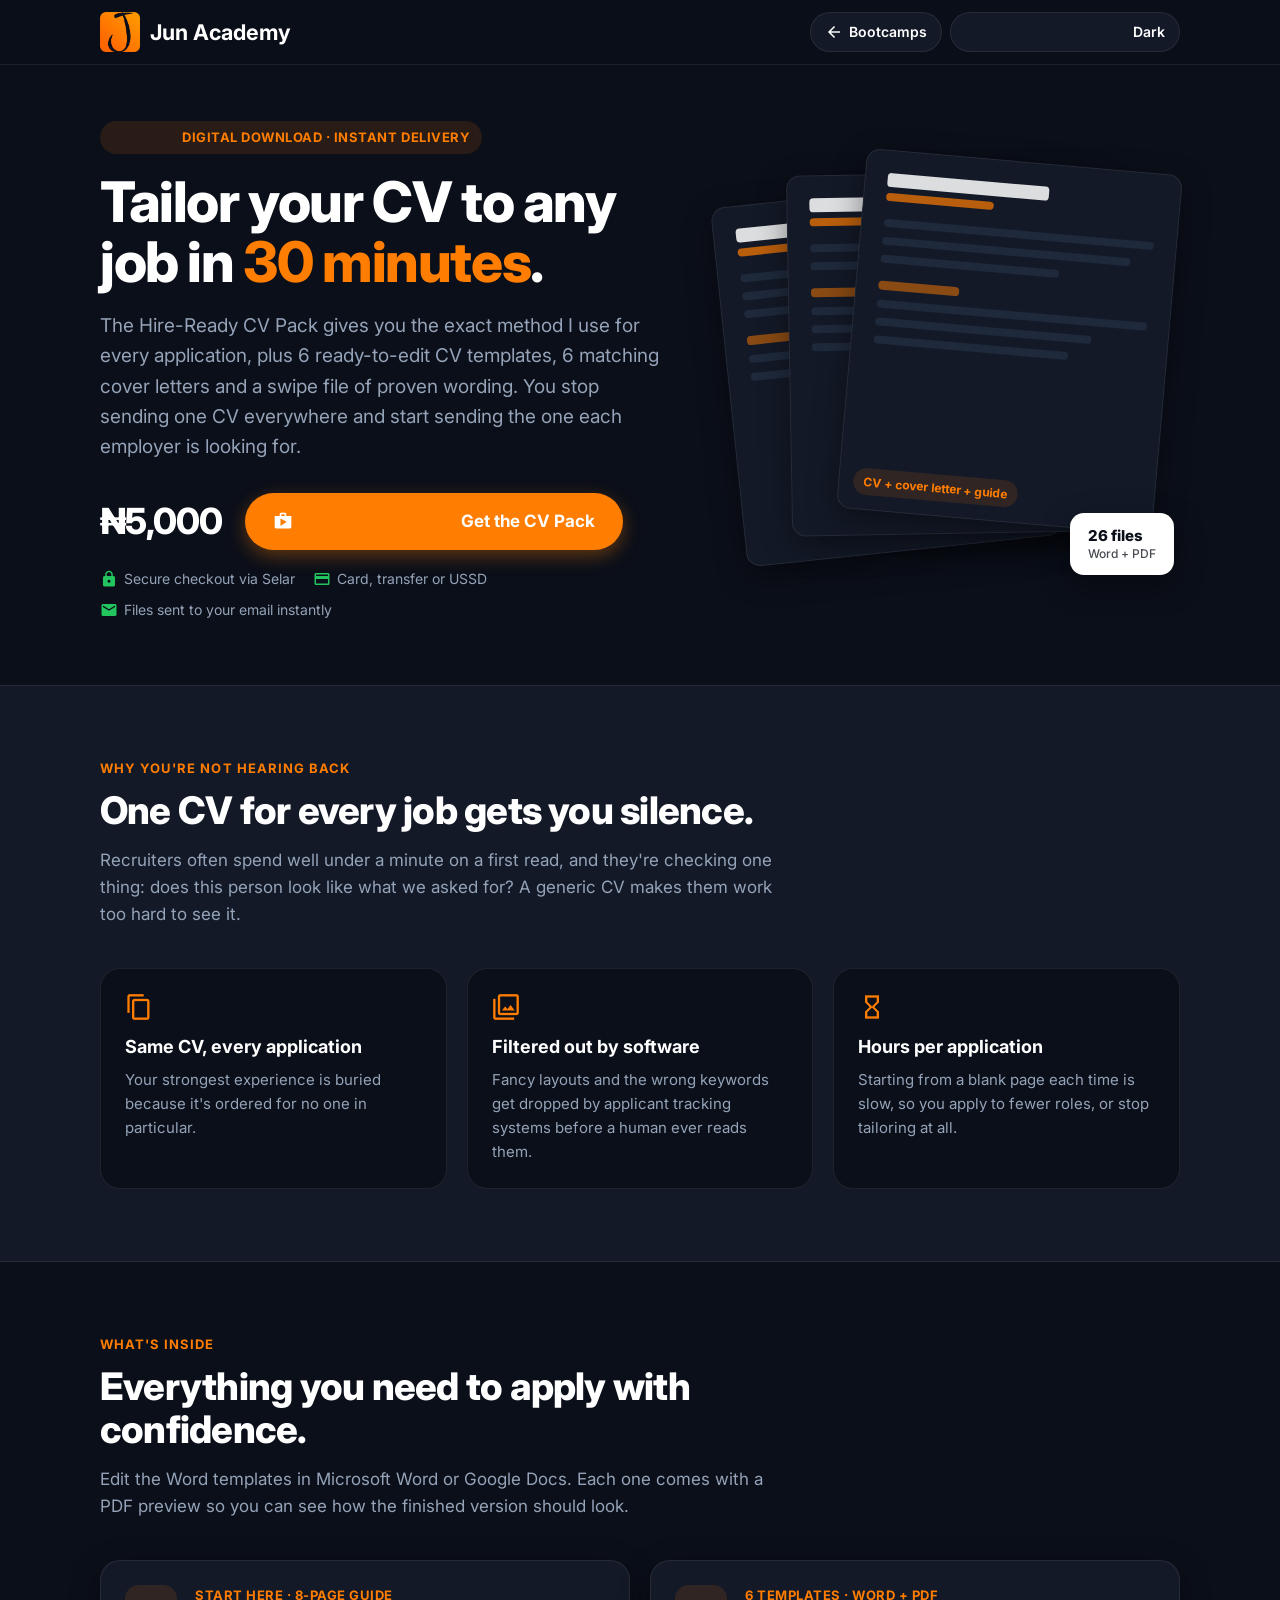
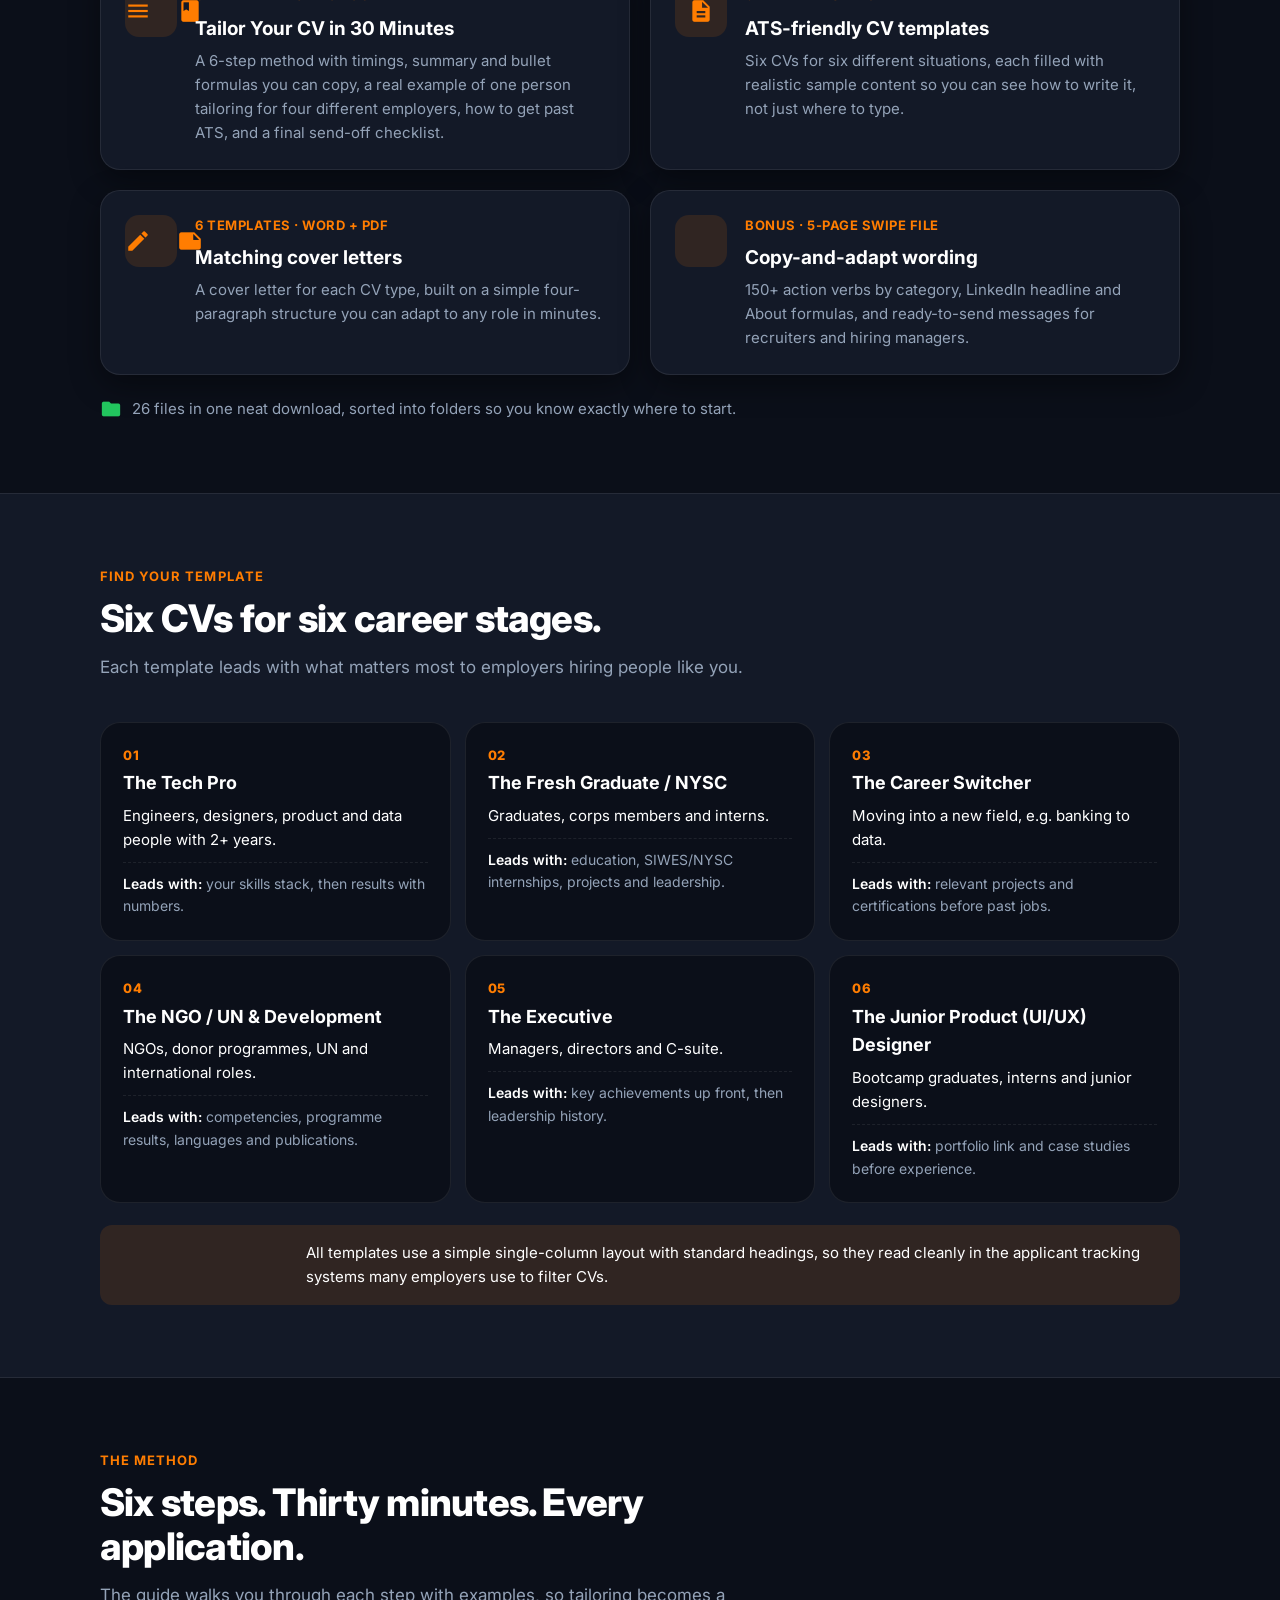
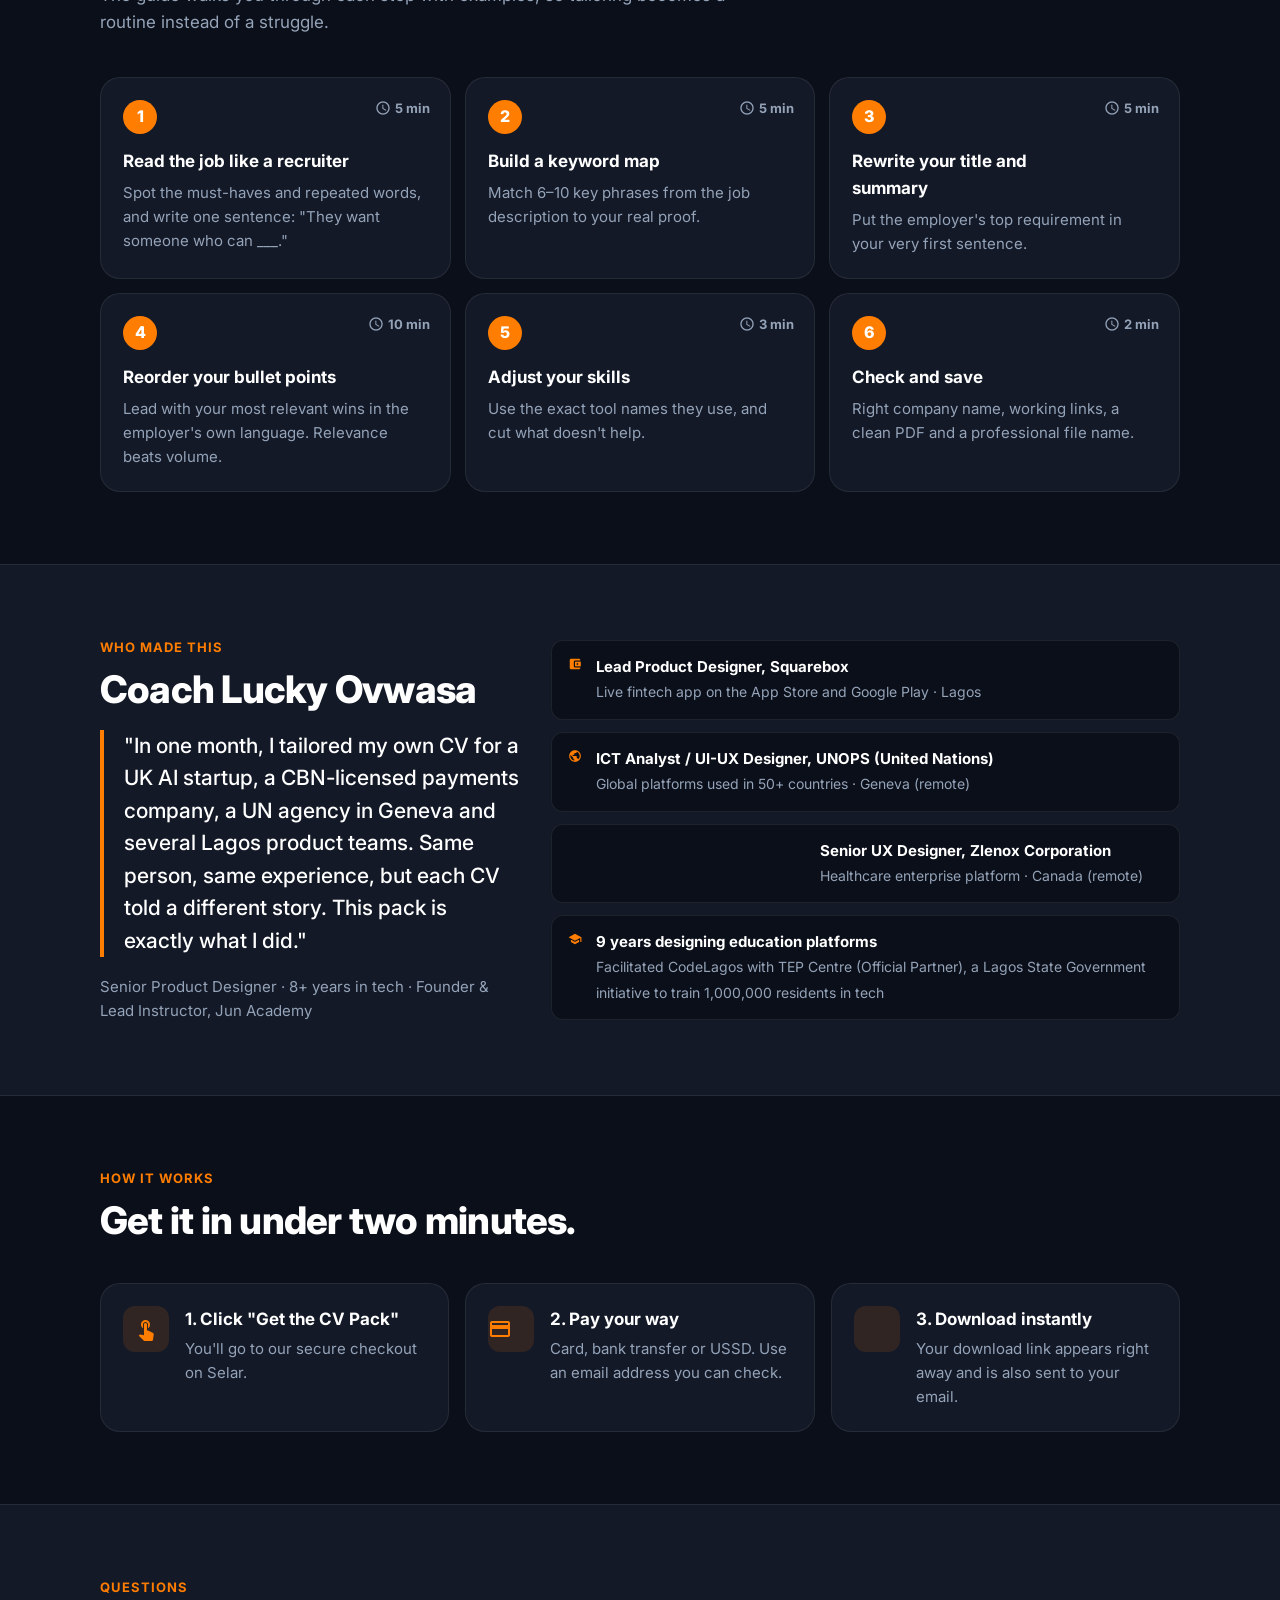
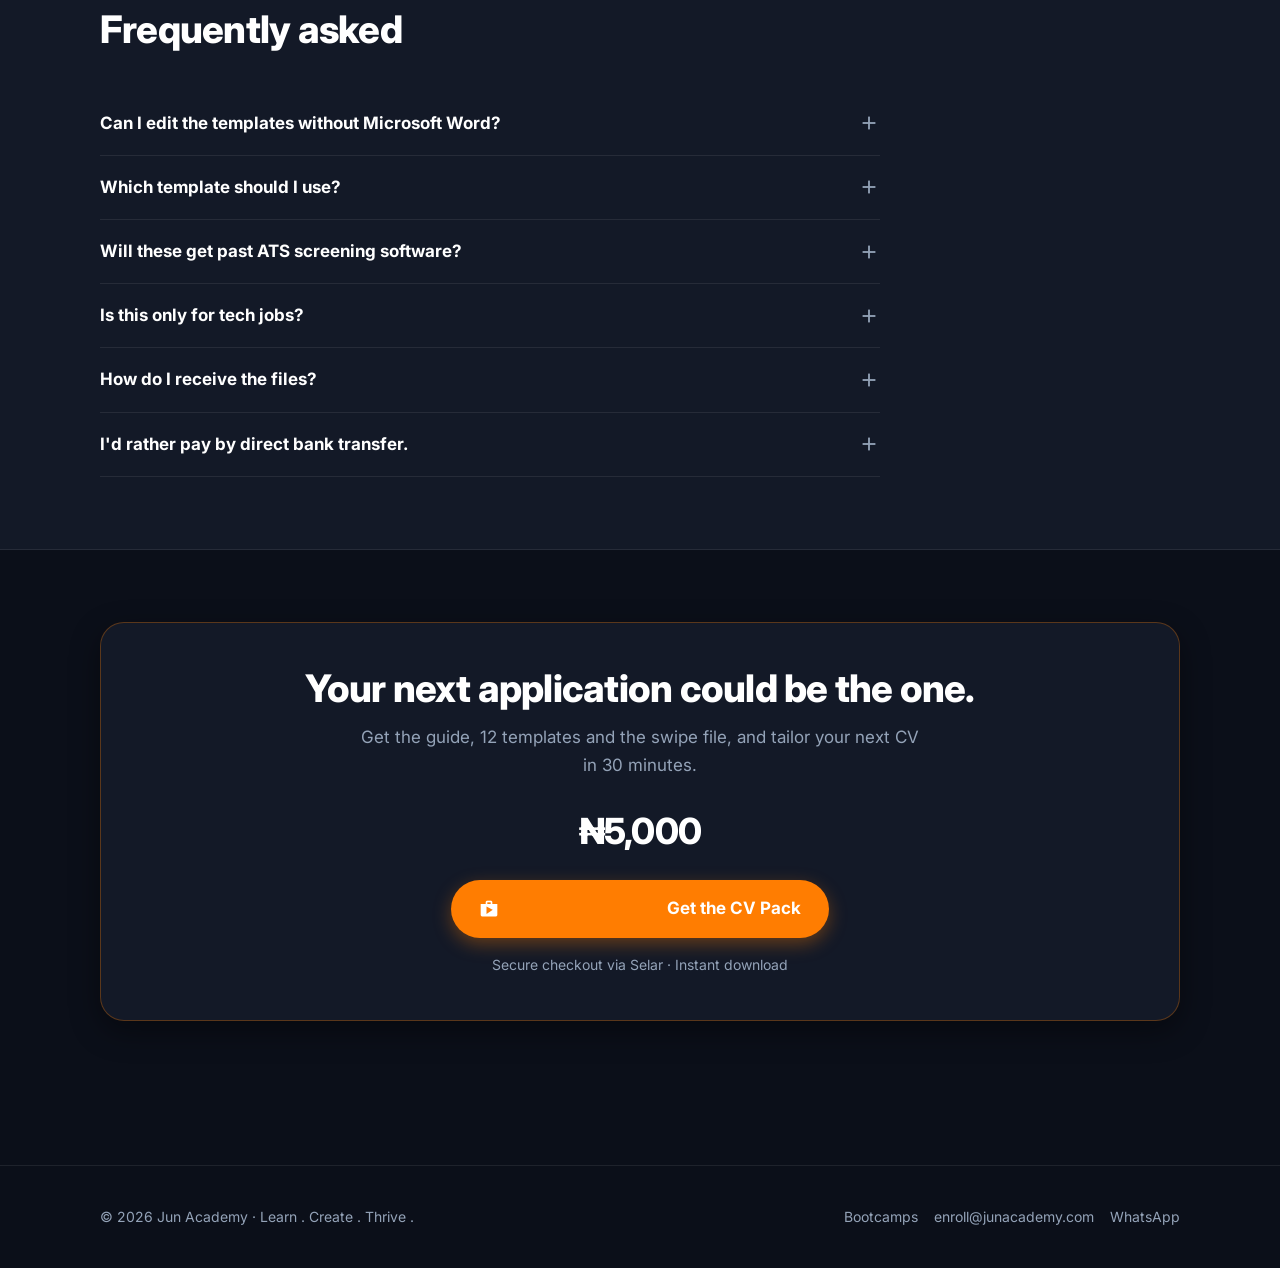
<file: cv-pack.html>
<!DOCTYPE html>
<html lang="en">

<head>
    <meta charset="UTF-8">
    <meta name="viewport" content="width=device-width, initial-scale=1.0">
    <title>The Hire-Ready CV Pack · Jun Academy</title>
    <meta name="description"
        content="Tailor your CV to any job in 30 minutes. A step-by-step guide, 6 ATS-friendly CV templates, 6 cover letter templates and a bonus swipe file — by Coach Lucky, Jun Academy.">
    <!-- Social share preview (WhatsApp, LinkedIn, X) -->
    <meta property="og:title" content="The Hire-Ready CV Pack — Tailor your CV to any job in 30 minutes">
    <meta property="og:description"
        content="Guide + 6 CV templates + 6 cover letters + bonus swipe file. Instant download.">
    <meta property="og:type" content="product">
    <meta property="og:url" content="https://junacademy.com/cv-pack.html">
    <meta property="og:image" content="https://junacademy.com/images/Jun%202.png">

    <link rel="preconnect" href="https://fonts.googleapis.com">
    <link rel="preconnect" href="https://fonts.gstatic.com" crossorigin>
    <link href="https://fonts.googleapis.com/css2?family=Inter:wght@400;500;600;700;800&display=swap" rel="stylesheet">
    <link href="https://fonts.googleapis.com/icon?family=Material+Icons" rel="stylesheet">
    <link rel="icon" type="image/png" href="./images/Jun Favicon.png">

    <style>
        /* Colours match junacademy.com (style.css): dark by default, light via data-theme="light" */
        :root {
            --accent: #ff7d01;
            --accent-hover: #ff8c00;
            --accent-soft: rgba(255, 125, 1, .12);
            --accent-ink: #ffffff;
            --success: #22c55e;
            --bg: #0b0f19;
            --surface: #131927;
            --surface-2: #1e293b;
            --text: #ffffff;
            --muted: #94a3b8;
            --border: rgba(255, 255, 255, .08);
            --shadow: 0 10px 30px rgba(0, 0, 0, .4);
            --radius: 20px;
            --radius-sm: 12px;
        }

        [data-theme="light"] {
            --accent: #f07400;
            --accent-hover: #e66a00;
            --accent-soft: rgba(255, 125, 1, .10);
            --accent-ink: #ffffff;
            --success: #16a34a;
            --bg: #f8fafc;
            --surface: #ffffff;
            --surface-2: #f1f5f9;
            --text: #0f172a;
            --muted: #475569;
            --border: rgba(15, 23, 42, .1);
            --shadow: 0 12px 35px rgba(15, 23, 42, .08);
        }

        * {
            box-sizing: border-box;
            margin: 0;
            padding: 0
        }

        html {
            scroll-behavior: smooth
        }

        body {
            font-family: "Inter", system-ui, -apple-system, "Segoe UI", sans-serif;
            background: var(--bg);
            color: var(--text);
            line-height: 1.6;
            font-size: 16px;
            -webkit-font-smoothing: antialiased;
            padding-bottom: 84px
        }

        @media (min-width:860px) {
            body {
                padding-bottom: 0
            }
        }

        img {
            max-width: 100%;
            display: block
        }

        a {
            color: inherit
        }

        .wrap {
            max-width: 1120px;
            margin: 0 auto;
            padding: 0 20px
        }

        .ms {
            font-family: "Material Icons";
            font-weight: normal;
            font-style: normal;
            font-size: 22px;
            line-height: 1;
            display: inline-block;
            letter-spacing: normal;
            text-transform: none;
            white-space: nowrap;
            direction: ltr;
            -webkit-font-feature-settings: 'liga';
            font-feature-settings: 'liga';
            user-select: none
        }

        /* Header */
        header {
            position: sticky;
            top: 0;
            z-index: 20;
            background: color-mix(in srgb, var(--bg) 92%, transparent);
            backdrop-filter: blur(10px);
            border-bottom: 1px solid var(--border)
        }

        .nav {
            display: flex;
            align-items: center;
            justify-content: space-between;
            height: 64px;
            gap: 12px
        }

        .logo {
            display: flex;
            align-items: center;
            gap: 10px;
            text-decoration: none;
            font-weight: 800;
            font-size: 18px
        }

        .logo img {
            height: 40px;
            width: 40px;
            object-fit: contain
        }

        .logo span {
            font-size: 1.35rem;
            font-weight: 700
        }

        .nav-r {
            display: flex;
            align-items: center;
            gap: 8px
        }

        .icon-btn {
            display: inline-flex;
            align-items: center;
            gap: 6px;
            border: 1px solid var(--border);
            background: var(--surface);
            color: var(--text);
            border-radius: 999px;
            padding: 8px 14px;
            font: inherit;
            font-size: 14px;
            font-weight: 600;
            cursor: pointer;
            text-decoration: none
        }

        .icon-btn:hover {
            border-color: var(--muted)
        }

        .icon-btn .ms {
            font-size: 18px
        }

        #themeBtn .ms {
            color: #ffb703
        }

        [data-theme="light"] #themeBtn .ms {
            color: #d97706
        }

        .hide-sm {
            display: none
        }

        @media (min-width:640px) {
            .hide-sm {
                display: inline-flex
            }
        }

        /* Buttons */
        .btn {
            display: inline-flex;
            align-items: center;
            justify-content: center;
            gap: 8px;
            background: var(--accent);
            color: var(--accent-ink);
            text-decoration: none;
            font-weight: 700;
            font-size: 17px;
            padding: 15px 28px;
            border-radius: 999px;
            border: 0;
            cursor: pointer;
            transition: background .15s, transform .15s;
            box-shadow: 0 6px 18px color-mix(in srgb, var(--accent) 35%, transparent)
        }

        .btn:hover {
            background: var(--accent-hover);
            transform: translateY(-1px)
        }

        .btn:focus-visible,
        .icon-btn:focus-visible,
        summary:focus-visible {
            outline: 3px solid color-mix(in srgb, var(--accent) 50%, transparent);
            outline-offset: 2px
        }

        .btn .ms {
            font-size: 20px
        }

        .btn-block {
            width: 100%
        }

        /* Hero */
        .hero {
            padding: 56px 0 64px
        }

        .hero-grid {
            display: grid;
            gap: 48px;
            align-items: center
        }

        @media (min-width:900px) {
            .hero-grid {
                grid-template-columns: 1.1fr .9fr
            }
        }

        .eyebrow {
            display: inline-flex;
            align-items: center;
            gap: 6px;
            font-size: 13px;
            font-weight: 700;
            letter-spacing: .04em;
            text-transform: uppercase;
            color: var(--accent);
            background: var(--accent-soft);
            padding: 6px 12px;
            border-radius: 999px
        }

        .eyebrow .ms {
            font-size: 16px
        }

        h1 {
            font-size: clamp(34px, 6vw, 56px);
            line-height: 1.08;
            letter-spacing: -.025em;
            font-weight: 800;
            margin: 18px 0 18px
        }

        h1 em {
            font-style: normal;
            color: var(--accent)
        }

        .lede {
            font-size: clamp(17px, 2.2vw, 19px);
            color: var(--muted);
            max-width: 560px
        }

        .price-row {
            display: flex;
            flex-wrap: wrap;
            align-items: center;
            gap: 16px 22px;
            margin: 30px 0 18px
        }

        .price {
            display: flex;
            align-items: baseline;
            gap: 10px
        }

        .price .now {
            font-size: 36px;
            font-weight: 800;
            letter-spacing: -.02em
        }

        .price .was {
            font-size: 18px;
            color: var(--muted);
            text-decoration: line-through
        }

        .trust {
            display: flex;
            flex-wrap: wrap;
            gap: 8px 18px;
            font-size: 14px;
            color: var(--muted)
        }

        .trust span {
            display: inline-flex;
            align-items: center;
            gap: 6px
        }

        .trust .ms {
            font-size: 18px;
            color: var(--success)
        }

        /* Hero visual: stacked documents */
        .stack {
            position: relative;
            height: 300px;
            max-width: 340px;
            margin: 0 auto;
            width: 100%
        }

        @media (min-width:900px) {
            .stack {
                height: 420px;
                max-width: 440px
            }
        }

        .doc {
            position: absolute;
            background: var(--surface);
            border: 1px solid var(--border);
            border-radius: 14px;
            box-shadow: var(--shadow);
            padding: 22px;
            width: 72%;
            height: 86%
        }

        .doc .bar {
            height: 8px;
            border-radius: 4px;
            background: var(--surface-2);
            margin-bottom: 10px
        }

        .doc .bar.t {
            height: 14px;
            width: 60%;
            background: var(--text);
            opacity: .85;
            margin-bottom: 6px
        }

        .doc .bar.s {
            width: 40%;
            background: var(--accent);
            opacity: .7;
            margin-bottom: 18px
        }

        .doc .bar.h {
            width: 30%;
            height: 9px;
            background: var(--accent);
            opacity: .5;
            margin-top: 18px
        }

        .doc .lbl {
            position: absolute;
            left: 14px;
            bottom: 14px;
            font-size: 12px;
            font-weight: 700;
            background: var(--accent-soft);
            color: var(--accent);
            padding: 4px 10px;
            border-radius: 999px
        }

        .d1 {
            left: 0;
            top: 30px;
            transform: rotate(-6deg)
        }

        .d2 {
            left: 14%;
            top: 12px;
            transform: rotate(-1deg)
        }

        .d3 {
            right: 0;
            top: 0;
            transform: rotate(5deg)
        }

        .badge {
            position: absolute;
            right: -6px;
            bottom: 6px;
            background: var(--text);
            color: var(--bg);
            border-radius: 14px;
            padding: 14px 18px;
            font-weight: 800;
            font-size: 15px;
            line-height: 1.25;
            box-shadow: var(--shadow)
        }

        .badge small {
            display: block;
            font-weight: 500;
            opacity: .75;
            font-size: 12px
        }

        /* Sections */
        section {
            padding: 72px 0
        }

        .alt {
            background: var(--surface);
            border-top: 1px solid var(--border);
            border-bottom: 1px solid var(--border)
        }

        .sec-head {
            max-width: 680px;
            margin-bottom: 40px
        }

        .kicker {
            font-size: 13px;
            font-weight: 700;
            letter-spacing: .08em;
            text-transform: uppercase;
            color: var(--accent);
            margin-bottom: 10px
        }

        h2 {
            font-size: clamp(28px, 4vw, 38px);
            line-height: 1.15;
            letter-spacing: -.02em;
            font-weight: 800;
            margin-bottom: 14px
        }

        .sec-head p {
            color: var(--muted);
            font-size: 17px
        }

        /* Problem */
        .problem {
            display: grid;
            gap: 20px
        }

        @media (min-width:800px) {
            .problem {
                grid-template-columns: repeat(3, 1fr)
            }
        }

        .pcard {
            background: var(--bg);
            border: 1px solid var(--border);
            border-radius: var(--radius);
            padding: 24px
        }

        .alt .pcard {
            background: var(--bg)
        }

        .pcard .ms {
            font-size: 28px;
            color: var(--accent);
            margin-bottom: 12px
        }

        .pcard h3 {
            font-size: 18px;
            margin-bottom: 6px
        }

        .pcard p {
            color: var(--muted);
            font-size: 15px
        }

        /* Inside */
        .inside {
            display: grid;
            gap: 20px
        }

        @media (min-width:700px) {
            .inside {
                grid-template-columns: repeat(2, 1fr)
            }
        }

        .icard {
            display: flex;
            gap: 18px;
            background: var(--surface);
            border: 1px solid var(--border);
            border-radius: var(--radius);
            padding: 24px;
            box-shadow: var(--shadow)
        }

        .icard .num {
            flex: none;
            width: 52px;
            height: 52px;
            border-radius: 14px;
            background: var(--accent-soft);
            color: var(--accent);
            display: grid;
            place-items: center
        }

        .icard .num .ms {
            font-size: 26px
        }

        .icard h3 {
            font-size: 19px;
            margin-bottom: 4px
        }

        .icard .meta {
            font-size: 13px;
            font-weight: 700;
            color: var(--accent);
            margin-bottom: 8px;
            text-transform: uppercase;
            letter-spacing: .04em
        }

        .icard p {
            color: var(--muted);
            font-size: 15px
        }

        .files-note {
            margin-top: 22px;
            display: flex;
            align-items: center;
            gap: 10px;
            color: var(--muted);
            font-size: 15px
        }

        .files-note .ms {
            color: var(--success)
        }

        /* Templates */
        .tpl {
            display: grid;
            gap: 14px
        }

        @media (min-width:700px) {
            .tpl {
                grid-template-columns: repeat(2, 1fr)
            }
        }

        @media (min-width:1000px) {
            .tpl {
                grid-template-columns: repeat(3, 1fr)
            }
        }

        .tcard {
            border: 1px solid var(--border);
            border-radius: var(--radius);
            padding: 22px;
            background: var(--bg)
        }

        .tcard .tn {
            font-size: 13px;
            font-weight: 800;
            color: var(--accent);
            letter-spacing: .06em
        }

        .tcard h3 {
            font-size: 18px;
            margin: 4px 0 6px
        }

        .tcard .for {
            font-size: 15px;
            color: var(--text);
            margin-bottom: 10px
        }

        .tcard .leads {
            font-size: 14px;
            color: var(--muted);
            border-top: 1px dashed var(--border);
            padding-top: 10px
        }

        .tcard .leads b {
            color: var(--text);
            font-weight: 600
        }

        .ats {
            margin-top: 22px;
            display: flex;
            gap: 12px;
            align-items: flex-start;
            background: var(--accent-soft);
            border-radius: var(--radius-sm);
            padding: 16px 18px;
            font-size: 15px
        }

        .ats .ms {
            color: var(--accent)
        }

        /* Method */
        .steps {
            display: grid;
            gap: 14px;
            counter-reset: s
        }

        @media (min-width:800px) {
            .steps {
                grid-template-columns: repeat(3, 1fr)
            }
        }

        .step {
            background: var(--surface);
            border: 1px solid var(--border);
            border-radius: var(--radius);
            padding: 22px;
            position: relative
        }

        .step .min {
            position: absolute;
            top: 20px;
            right: 20px;
            font-size: 13px;
            font-weight: 700;
            color: var(--muted);
            display: flex;
            align-items: center;
            gap: 4px
        }

        .step .min .ms {
            font-size: 16px
        }

        .step .n {
            width: 34px;
            height: 34px;
            border-radius: 50%;
            background: var(--accent);
            color: var(--accent-ink);
            display: grid;
            place-items: center;
            font-weight: 800;
            margin-bottom: 14px
        }

        .step h3 {
            font-size: 17px;
            margin-bottom: 6px;
            padding-right: 60px
        }

        .step p {
            font-size: 15px;
            color: var(--muted)
        }

        .total {
            margin-top: 18px;
            font-weight: 700;
            display: flex;
            align-items: center;
            gap: 8px
        }

        .total .ms {
            color: var(--accent)
        }

        /* Author */
        .author {
            display: grid;
            gap: 32px;
            align-items: center
        }

        @media (min-width:860px) {
            .author {
                grid-template-columns: .8fr 1.2fr
            }
        }

        .creds {
            display: grid;
            gap: 12px
        }

        .cred {
            display: flex;
            gap: 14px;
            align-items: flex-start;
            background: var(--bg);
            border: 1px solid var(--border);
            border-radius: var(--radius-sm);
            padding: 14px 16px
        }

        .cred .ms {
            color: var(--accent);
            margin-top: 2px
        }

        .cred b {
            display: block;
            font-size: 15px
        }

        .cred span {
            font-size: 14px;
            color: var(--muted)
        }

        blockquote {
            font-size: clamp(18px, 2.4vw, 21px);
            line-height: 1.55;
            font-weight: 500;
            border-left: 4px solid var(--accent);
            padding-left: 20px;
            margin: 18px 0
        }

        .sig {
            color: var(--muted);
            font-size: 15px
        }

        /* How buying works */
        .how {
            display: grid;
            gap: 16px
        }

        @media (min-width:800px) {
            .how {
                grid-template-columns: repeat(3, 1fr)
            }
        }

        .hcard {
            display: flex;
            gap: 16px;
            align-items: flex-start;
            background: var(--surface);
            border: 1px solid var(--border);
            border-radius: var(--radius);
            padding: 22px
        }

        .hcard .ms {
            flex: none;
            width: 46px;
            height: 46px;
            border-radius: 12px;
            background: var(--accent-soft);
            color: var(--accent);
            display: grid;
            place-items: center;
            font-size: 24px
        }

        .hcard h3 {
            font-size: 17px;
            margin-bottom: 4px
        }

        .hcard p {
            color: var(--muted);
            font-size: 15px
        }

        /* FAQ */
        .faq {
            max-width: 780px
        }

        details {
            border-bottom: 1px solid var(--border);
            padding: 18px 0
        }

        summary {
            cursor: pointer;
            list-style: none;
            font-weight: 700;
            font-size: 17px;
            display: flex;
            justify-content: space-between;
            gap: 16px;
            align-items: center
        }

        summary::-webkit-details-marker {
            display: none
        }

        summary .ms {
            transition: transform .2s;
            color: var(--muted)
        }

        details[open] summary .ms {
            transform: rotate(45deg)
        }

        details p {
            color: var(--muted);
            margin-top: 10px;
            font-size: 16px
        }

        details a {
            color: var(--accent);
            font-weight: 600
        }

        /* Final CTA */
        .cta {
            background: var(--surface);
            color: var(--text);
            border: 1px solid rgba(255, 125, 1, .3);
            border-radius: 24px;
            padding: 44px 28px;
            text-align: center;
            box-shadow: var(--shadow);
        }

        .cta p {
            color: var(--muted);
            max-width: 560px;
            margin: 0 auto 24px;
            font-size: 17px;
        }

        .cta .price {
            justify-content: center;
            margin-bottom: 20px;
        }

        .cta .small {
            font-size: 14px;
            margin: 16px auto 0;
        }

        /* Footer */
        footer {
            padding: 40px 0;
            border-top: 1px solid var(--border);
            margin-top: 72px;
            color: var(--muted);
            font-size: 14px
        }

        .foot {
            display: flex;
            flex-wrap: wrap;
            gap: 16px;
            justify-content: space-between;
            align-items: center
        }

        .foot a {
            text-decoration: none
        }

        .foot a:hover {
            color: var(--text)
        }

        .foot-links {
            display: flex;
            flex-wrap: wrap;
            gap: 16px
        }

        /* Sticky mobile buy bar */
        .buybar {
            position: fixed;
            left: 0;
            right: 0;
            bottom: 0;
            z-index: 30;
            background: var(--surface);
            border-top: 1px solid var(--border);
            padding: 12px 16px calc(12px + env(safe-area-inset-bottom));
            display: flex;
            align-items: center;
            justify-content: space-between;
            gap: 12px;
            box-shadow: 0 -6px 20px rgba(0, 0, 0, .08);
            transform: translateY(110%);
            transition: transform .25s
        }

        .buybar.show {
            transform: none
        }

        .buybar .bp {
            font-weight: 800;
            font-size: 20px;
            line-height: 1.1
        }

        .buybar .bp small {
            display: block;
            font-size: 12px;
            font-weight: 500;
            color: var(--muted)
        }

        .buybar .btn {
            padding: 12px 22px;
            font-size: 16px
        }

        @media (min-width:860px) {
            .buybar {
                display: none
            }
        }
    </style>

    <script>
        /* ============================================================
           EDIT THESE THREE VALUES
           SELAR_URL  – your Selar product link (Selar dashboard > Products > copy link)
           PRICE      – shown on this page only. The real charge is set in Selar,
                        so nobody can change what they pay by editing this page.
           OLD_PRICE  – optional "was" price for a discount; set to "" to hide it.
           ============================================================ */
        window.CV_PACK = {
            SELAR_URL: "https://selar.com/192x9608c9",
            PRICE: "₦5,000",
            OLD_PRICE: ""
        };

        /* Same theme setting as the home page (index.js), applied before paint */
        (function () {
            var t = null; try { t = localStorage.getItem("jun_academy_theme"); } catch (e) { }
            // if (!t && window.matchMedia && matchMedia("(prefers-color-scheme: light)").matches) t = "light";
            if (t === "light") document.documentElement.setAttribute("data-theme", "light");
        })();
    </script>

    <!-- Meta Pixel Code (same pixel as the home page) -->
    <script>
        !function (f, b, e, v, n, t, s) {
            if (f.fbq) return; n = f.fbq = function () { n.callMethod ? n.callMethod.apply(n, arguments) : n.queue.push(arguments) };
            if (!f._fbq) f._fbq = n; n.push = n; n.loaded = !0; n.version = '2.0'; n.queue = []; t = b.createElement(e); t.async = !0;
            t.src = v; s = b.getElementsByTagName(e)[0]; s.parentNode.insertBefore(t, s)
        }(window, document, 'script', 'https://connect.facebook.net/en_US/fbevents.js');
        fbq('init', '2546331045814041');
        fbq('track', 'PageView');
        fbq('track', 'ViewContent', { content_name: 'Hire-Ready CV Pack', currency: 'NGN' });
    </script>
    <noscript><img height="1" width="1" style="display:none"
            src="https://www.facebook.com/tr?id=2546331045814041&ev=PageView&noscript=1" /></noscript>
    <!-- End Meta Pixel Code -->
</head>

<body>

    <header>
        <div class="wrap nav">
            <a class="logo" href="/" aria-label="Jun Academy home">
                <img src="./images/Jun 2.png" alt="Jun Academy Logo">
                <span>Jun Academy</span>
            </a>
            <div class="nav-r">
                <a class="icon-btn hide-sm" href="/"><span class="ms">arrow_back</span>Bootcamps</a>
                <button class="icon-btn" id="themeBtn" type="button" aria-label="Toggle dark mode"><span class="ms"
                        id="themeIcon">dark_mode</span><span id="themeTxt">Dark</span></button>
            </div>
        </div>
    </header>

    <main>
        <!-- HERO -->
        <section class="hero">
            <div class="wrap hero-grid">
                <div>
                    <span class="eyebrow"><span class="ms">bolt</span>Digital download · Instant delivery</span>
                    <h1>Tailor your CV to any job in <em>30&nbsp;minutes</em>.</h1>
                    <p class="lede">The Hire-Ready CV Pack gives you the exact method I use for every application, plus
                        6 ready-to-edit CV templates, 6 matching cover letters and a swipe file of proven wording. You
                        stop sending one CV everywhere and start sending the one each employer is looking for.</p>
                    <div class="price-row">
                        <div class="price"><span class="now" data-price></span><span class="was" data-old-price></span>
                        </div>
                        <a class="btn" data-buy href="#"><span class="ms">shopping_bag</span>Get the CV Pack</a>
                    </div>
                    <div class="trust">
                        <span><span class="ms">lock</span>Secure checkout via Selar</span>
                        <span><span class="ms">credit_card</span>Card, transfer or USSD</span>
                        <span><span class="ms">mail</span>Files sent to your email instantly</span>
                    </div>
                </div>
                <div class="stack" aria-hidden="true">
                    <div class="doc d1">
                        <div class="bar t"></div>
                        <div class="bar s"></div>
                        <div class="bar"></div>
                        <div class="bar" style="width:90%"></div>
                        <div class="bar" style="width:75%"></div>
                        <div class="bar h"></div>
                        <div class="bar"></div>
                        <div class="bar" style="width:85%"></div>
                    </div>
                    <div class="doc d2">
                        <div class="bar t"></div>
                        <div class="bar s"></div>
                        <div class="bar"></div>
                        <div class="bar" style="width:80%"></div>
                        <div class="bar h"></div>
                        <div class="bar"></div>
                        <div class="bar" style="width:70%"></div>
                        <div class="bar" style="width:88%"></div>
                    </div>
                    <div class="doc d3">
                        <div class="bar t"></div>
                        <div class="bar s"></div>
                        <div class="bar"></div>
                        <div class="bar" style="width:92%"></div>
                        <div class="bar" style="width:66%"></div>
                        <div class="bar h"></div>
                        <div class="bar"></div>
                        <div class="bar" style="width:80%"></div>
                        <div class="bar" style="width:72%"></div><span class="lbl">CV + cover letter + guide</span>
                    </div>
                    <div class="badge">26 files<small>Word + PDF</small></div>
                </div>
            </div>
        </section>

        <!-- PROBLEM -->
        <section class="alt">
            <div class="wrap">
                <div class="sec-head">
                    <div class="kicker">Why you're not hearing back</div>
                    <h2>One CV for every job gets you silence.</h2>
                    <p>Recruiters often spend well under a minute on a first read, and they're checking one thing: does
                        this person look like what we asked for? A generic CV makes them work too hard to see it.</p>
                </div>
                <div class="problem">
                    <div class="pcard"><span class="ms">content_copy</span>
                        <h3>Same CV, every application</h3>
                        <p>Your strongest experience is buried because it's ordered for no one in particular.</p>
                    </div>
                    <div class="pcard"><span class="ms">filter_alt</span>
                        <h3>Filtered out by software</h3>
                        <p>Fancy layouts and the wrong keywords get dropped by applicant tracking systems before a human
                            ever reads them.</p>
                    </div>
                    <div class="pcard"><span class="ms">hourglass_empty</span>
                        <h3>Hours per application</h3>
                        <p>Starting from a blank page each time is slow, so you apply to fewer roles, or stop tailoring
                            at all.</p>
                    </div>
                </div>
            </div>
        </section>

        <!-- WHAT'S INSIDE -->
        <section id="inside">
            <div class="wrap">
                <div class="sec-head">
                    <div class="kicker">What's inside</div>
                    <h2>Everything you need to apply with confidence.</h2>
                    <p>Edit the Word templates in Microsoft Word or Google Docs. Each one comes with a PDF preview so
                        you can see how the finished version should look.</p>
                </div>
                <div class="inside">
                    <div class="icard">
                        <div class="num"><span class="ms">menu_book</span></div>
                        <div>
                            <div class="meta">Start here · 8-page guide</div>
                            <h3>Tailor Your CV in 30 Minutes</h3>
                            <p>A 6-step method with timings, summary and bullet formulas you can copy, a real example of
                                one person tailoring for four different employers, how to get past ATS, and a final
                                send-off checklist.</p>
                        </div>
                    </div>
                    <div class="icard">
                        <div class="num"><span class="ms">description</span></div>
                        <div>
                            <div class="meta">6 templates · Word + PDF</div>
                            <h3>ATS-friendly CV templates</h3>
                            <p>Six CVs for six different situations, each filled with realistic sample content so you
                                can see how to write it, not just where to type.</p>
                        </div>
                    </div>
                    <div class="icard">
                        <div class="num"><span class="ms">edit_note</span></div>
                        <div>
                            <div class="meta">6 templates · Word + PDF</div>
                            <h3>Matching cover letters</h3>
                            <p>A cover letter for each CV type, built on a simple four-paragraph structure you can adapt
                                to any role in minutes.</p>
                        </div>
                    </div>
                    <div class="icard">
                        <div class="num"><span class="ms">auto_awesome</span></div>
                        <div>
                            <div class="meta">Bonus · 5-page swipe file</div>
                            <h3>Copy-and-adapt wording</h3>
                            <p>150+ action verbs by category, LinkedIn headline and About formulas, and ready-to-send
                                messages for recruiters and hiring managers.</p>
                        </div>
                    </div>
                </div>
                <p class="files-note"><span class="ms">folder</span>26 files in one neat download, sorted into folders
                    so you know exactly where to start.</p>
            </div>
        </section>

        <!-- TEMPLATES -->
        <section class="alt">
            <div class="wrap">
                <div class="sec-head">
                    <div class="kicker">Find your template</div>
                    <h2>Six CVs for six career stages.</h2>
                    <p>Each template leads with what matters most to employers hiring people like you.</p>
                </div>
                <div class="tpl">
                    <div class="tcard">
                        <div class="tn">01</div>
                        <h3>The Tech Pro</h3>
                        <p class="for">Engineers, designers, product and data people with 2+ years.</p>
                        <p class="leads"><b>Leads with:</b> your skills stack, then results with numbers.</p>
                    </div>
                    <div class="tcard">
                        <div class="tn">02</div>
                        <h3>The Fresh Graduate / NYSC</h3>
                        <p class="for">Graduates, corps members and interns.</p>
                        <p class="leads"><b>Leads with:</b> education, SIWES/NYSC internships, projects and leadership.
                        </p>
                    </div>
                    <div class="tcard">
                        <div class="tn">03</div>
                        <h3>The Career Switcher</h3>
                        <p class="for">Moving into a new field, e.g. banking to data.</p>
                        <p class="leads"><b>Leads with:</b> relevant projects and certifications before past jobs.</p>
                    </div>
                    <div class="tcard">
                        <div class="tn">04</div>
                        <h3>The NGO / UN &amp; Development</h3>
                        <p class="for">NGOs, donor programmes, UN and international roles.</p>
                        <p class="leads"><b>Leads with:</b> competencies, programme results, languages and publications.
                        </p>
                    </div>
                    <div class="tcard">
                        <div class="tn">05</div>
                        <h3>The Executive</h3>
                        <p class="for">Managers, directors and C-suite.</p>
                        <p class="leads"><b>Leads with:</b> key achievements up front, then leadership history.</p>
                    </div>
                    <div class="tcard">
                        <div class="tn">06</div>
                        <h3>The Junior Product (UI/UX) Designer</h3>
                        <p class="for">Bootcamp graduates, interns and junior designers.</p>
                        <p class="leads"><b>Leads with:</b> portfolio link and case studies before experience.</p>
                    </div>
                </div>
                <div class="ats"><span class="ms">verified</span>
                    <div>All templates use a simple single-column layout with standard headings, so they read cleanly in
                        the applicant tracking systems many employers use to filter CVs.</div>
                </div>
            </div>
        </section>

        <!-- METHOD -->
        <section>
            <div class="wrap">
                <div class="sec-head">
                    <div class="kicker">The method</div>
                    <h2>Six steps. Thirty minutes. Every application.</h2>
                    <p>The guide walks you through each step with examples, so tailoring becomes a routine instead of a
                        struggle.</p>
                </div>
                <div class="steps">
                    <div class="step"><span class="min"><span class="ms">schedule</span>5 min</span>
                        <div class="n">1</div>
                        <h3>Read the job like a recruiter</h3>
                        <p>Spot the must-haves and repeated words, and write one sentence: "They want someone who can
                            ___."</p>
                    </div>
                    <div class="step"><span class="min"><span class="ms">schedule</span>5 min</span>
                        <div class="n">2</div>
                        <h3>Build a keyword map</h3>
                        <p>Match 6–10 key phrases from the job description to your real proof.</p>
                    </div>
                    <div class="step"><span class="min"><span class="ms">schedule</span>5 min</span>
                        <div class="n">3</div>
                        <h3>Rewrite your title and summary</h3>
                        <p>Put the employer's top requirement in your very first sentence.</p>
                    </div>
                    <div class="step"><span class="min"><span class="ms">schedule</span>10 min</span>
                        <div class="n">4</div>
                        <h3>Reorder your bullet points</h3>
                        <p>Lead with your most relevant wins in the employer's own language. Relevance beats volume.</p>
                    </div>
                    <div class="step"><span class="min"><span class="ms">schedule</span>3 min</span>
                        <div class="n">5</div>
                        <h3>Adjust your skills</h3>
                        <p>Use the exact tool names they use, and cut what doesn't help.</p>
                    </div>
                    <div class="step"><span class="min"><span class="ms">schedule</span>2 min</span>
                        <div class="n">6</div>
                        <h3>Check and save</h3>
                        <p>Right company name, working links, a clean PDF and a professional file name.</p>
                    </div>
                </div>
            </div>
        </section>

        <!-- AUTHOR -->
        <section class="alt">
            <div class="wrap author">
                <div>
                    <div class="kicker">Who made this</div>
                    <h2>Coach Lucky Ovwasa</h2>
                    <blockquote>"In one month, I tailored my own CV for a UK AI startup, a CBN-licensed payments
                        company, a UN agency in Geneva and several Lagos product teams. Same person, same experience,
                        but each CV told a different story. This pack is exactly what I did."</blockquote>
                    <p class="sig">Senior Product Designer · 8+ years in tech · Founder &amp; Lead Instructor, Jun
                        Academy</p>
                </div>
                <div class="creds">
                    <div class="cred"><span class="ms">account_balance_wallet</span>
                        <div><b>Lead Product Designer, Squarebox</b><span>Live fintech app on the App Store and Google
                                Play · Lagos</span></div>
                    </div>
                    <div class="cred"><span class="ms">public</span>
                        <div><b>ICT Analyst / UI-UX Designer, UNOPS (United Nations)</b><span>Global platforms used in
                                50+ countries · Geneva (remote)</span></div>
                    </div>
                    <div class="cred"><span class="ms">health_and_safety</span>
                        <div><b>Senior UX Designer, Zlenox Corporation</b><span>Healthcare enterprise platform · Canada
                                (remote)</span></div>
                    </div>
                    <div class="cred"><span class="ms">school</span>
                        <div><b>9 years designing education platforms</b><span>Facilitated CodeLagos with TEP Centre
                                (Official Partner), a Lagos State Government initiative to train 1,000,000
                                residents in tech</span></div>
                    </div>
                </div>
            </div>
        </section>

        <!-- HOW BUYING WORKS -->
        <section>
            <div class="wrap">
                <div class="sec-head">
                    <div class="kicker">How it works</div>
                    <h2>Get it in under two minutes.</h2>
                </div>
                <div class="how">
                    <div class="hcard"><span class="ms">touch_app</span>
                        <div>
                            <h3>1. Click "Get the CV Pack"</h3>
                            <p>You'll go to our secure checkout on Selar.</p>
                        </div>
                    </div>
                    <div class="hcard"><span class="ms">payments</span>
                        <div>
                            <h3>2. Pay your way</h3>
                            <p>Card, bank transfer or USSD. Use an email address you can check.</p>
                        </div>
                    </div>
                    <div class="hcard"><span class="ms">download</span>
                        <div>
                            <h3>3. Download instantly</h3>
                            <p>Your download link appears right away and is also sent to your email.</p>
                        </div>
                    </div>
                </div>
            </div>
        </section>

        <!-- FAQ -->
        <section class="alt">
            <div class="wrap">
                <div class="sec-head">
                    <div class="kicker">Questions</div>
                    <h2>Frequently asked</h2>
                </div>
                <div class="faq">
                    <details>
                        <summary>Can I edit the templates without Microsoft Word?<span class="ms">add</span></summary>
                        <p>Yes. Upload the .docx files to Google Drive and open them with Google Docs. It's free and
                            works on your phone too. The guide shows you how, step by step.</p>
                    </details>
                    <details>
                        <summary>Which template should I use?<span class="ms">add</span></summary>
                        <p>Pick the one that matches where you are now: graduate, switching careers, experienced,
                            executive, NGO/UN, or junior designer. You get all six, so you can mix sections from
                            different templates.</p>
                    </details>
                    <details>
                        <summary>Will these get past ATS screening software?<span class="ms">add</span></summary>
                        <p>The templates use a simple single-column layout with standard headings, which ATS systems
                            read cleanly. The guide also has a section on getting past ATS, including how to use the job
                            description's keywords naturally.</p>
                    </details>
                    <details>
                        <summary>Is this only for tech jobs?<span class="ms">add</span></summary>
                        <p>No. The method works for any role. The templates cover tech, graduates, career switchers,
                            NGO/UN and development work, and executives.</p>
                    </details>
                    <details>
                        <summary>How do I receive the files?<span class="ms">add</span></summary>
                        <p>Right after payment you'll get a download link on screen and by email. Didn't get it? Check
                            your spam folder, then message us on <a href="https://wa.me/2348068755564" target="_blank"
                                rel="noopener">WhatsApp</a> or email <a
                                href="mailto:enroll@junacademy.com">enroll@junacademy.com</a> and we'll sort it out.</p>
                    </details>
                    <details>
                        <summary>I'd rather pay by direct bank transfer.<span class="ms">add</span></summary>
                        <p>No problem. Message us on <a
                                href="https://wa.me/2348068755564?text=Hi%2C%20I%27d%20like%20to%20buy%20the%20Hire-Ready%20CV%20Pack%20by%20bank%20transfer."
                                target="_blank" rel="noopener">WhatsApp</a> and we'll send you the account details.
                            Selar checkout also accepts bank transfer and delivers instantly.</p>
                    </details>
                </div>
            </div>
        </section>

        <!-- FINAL CTA -->
        <section>
            <div class="wrap">
                <div class="cta">
                    <h2>Your next application could be the one.</h2>
                    <p>Get the guide, 12 templates and the swipe file, and tailor your next CV in 30 minutes.</p>
                    <div class="price"><span class="now" data-price></span><span class="was" data-old-price></span>
                    </div>
                    <a class="btn" data-buy href="#"><span class="ms">shopping_bag</span>Get the CV Pack</a>
                    <p class="small">Secure checkout via Selar · Instant download</p>
                </div>
            </div>
        </section>
    </main>

    <footer>
        <div class="wrap foot">
            <div>© <span id="yr"></span> Jun Academy · Learn . Create . Thrive .</div>
            <div class="foot-links">
                <a href="/">Bootcamps</a>
                <a href="mailto:enroll@junacademy.com">enroll@junacademy.com</a>
                <a href="https://wa.me/2348068755564" target="_blank" rel="noopener">WhatsApp</a>
            </div>
        </div>
    </footer>

    <!-- Sticky buy bar (mobile only) -->
    <div class="buybar" id="buybar" aria-hidden="true">
        <div class="bp"><span data-price></span><small>Hire-Ready CV Pack</small></div>
        <a class="btn" data-buy href="#" tabindex="-1">Get it now</a>
    </div>

    <script>
        (function () {
            var C = window.CV_PACK;
            document.querySelectorAll("[data-buy]").forEach(function (a) { a.href = C.SELAR_URL; });
            document.querySelectorAll("[data-price]").forEach(function (el) { el.textContent = C.PRICE; });
            document.querySelectorAll("[data-old-price]").forEach(function (el) {
                if (C.OLD_PRICE) el.textContent = C.OLD_PRICE; else el.remove();
            });
            document.getElementById("yr").textContent = new Date().getFullYear();

            // Light/dark toggle — shares "jun_academy_theme" with the home page
            var root = document.documentElement, btn = document.getElementById("themeBtn");
            function isLight() { return root.getAttribute("data-theme") === "light"; }
            function label() { var l = isLight(); document.getElementById("themeIcon").textContent = l ? "light_mode" : "dark_mode"; document.getElementById("themeTxt").textContent = l ? "Light" : "Dark"; }
            btn.addEventListener("click", function () {
                var next = isLight() ? "dark" : "light";
                if (next === "light") root.setAttribute("data-theme", "light"); else root.removeAttribute("data-theme");
                try { localStorage.setItem("jun_academy_theme", next); } catch (e) { } label();
            });
            label();

            // Meta Pixel: count clicks on Buy as InitiateCheckout
            document.querySelectorAll("[data-buy]").forEach(function (a) {
                a.addEventListener("click", function () {
                    if (typeof fbq !== "undefined") fbq("track", "InitiateCheckout", { content_name: "Hire-Ready CV Pack", currency: "NGN", value: parseInt(C.PRICE.replace(/\D/g, ""), 10) || 0 });
                });
            });

            // Show the mobile buy bar once the hero's button scrolls out of view
            var bar = document.getElementById("buybar"), heroBtn = document.querySelector(".hero [data-buy]");
            if ("IntersectionObserver" in window && heroBtn) {
                new IntersectionObserver(function (e) { var show = !e[0].isIntersecting && e[0].boundingClientRect.top < 0; bar.classList.toggle("show", show); bar.setAttribute("aria-hidden", show ? "false" : "true"); }).observe(heroBtn);
            }
        })();
    </script>
</body>

</html>
</file>
<file: style.css>
@import url('https://fonts.googleapis.com/css2?family=Inter:ital,opsz,wght@0,14..32,100..900;1,14..32,100..900&family=Lexend:wght@100..900&family=Noto+Sans+Bhaiksuki&family=Roboto:ital,wght@0,100..900;1,100..900&display=swap');

:root {
    --bg-main: #0b0f19;
    --bg-header: rgba(11, 15, 25, 0.95);
    --bg-card: rgba(18, 25, 40, 0.85);
    --bg-card-solid: #131927;
    --bg-card-alt: #1e293b;
    --bg-modal: #151c2e;
    --bg-input: #0b0f19;

    --text-primary: #ffffff;
    --text-body: #e2e8f0;
    --text-muted: #cbd5e1;
    --text-subtle: #94a3b8;

    --border-color: rgba(255, 255, 255, 0.08);
    --border-card: rgba(255, 255, 255, 0.12);

    --shadow-color: rgba(0, 0, 0, 0.5);

    --toggle-btn-bg: rgba(255, 255, 255, 0.08);
    --toggle-btn-border: rgba(255, 255, 255, 0.15);
    --toggle-btn-text: #ffffff;
    --toggle-btn-icon: #ffb703;
    --toggle-btn-hover: rgba(255, 255, 255, 0.15);
}

[data-theme="light"] {
    --bg-main: #f8fafc;
    --bg-header: rgba(255, 255, 255, 0.92);
    --bg-card: rgba(255, 255, 255, 0.95);
    --bg-card-solid: #ffffff;
    --bg-card-alt: #f1f5f9;
    --bg-modal: #ffffff;
    --bg-input: #ffffff;

    --text-primary: #0f172a;
    --text-body: #1e293b;
    --text-muted: #334155;
    --text-subtle: #64748b;

    --border-color: rgba(15, 23, 42, 0.1);
    --border-card: rgba(15, 23, 42, 0.12);

    --shadow-color: rgba(15, 23, 42, 0.08);

    --toggle-btn-bg: rgba(15, 23, 42, 0.06);
    --toggle-btn-border: rgba(15, 23, 42, 0.15);
    --toggle-btn-text: #0f172a;
    --toggle-btn-icon: #d97706;
    --toggle-btn-hover: rgba(15, 23, 42, 0.12);
}

/* Theme Toggle Button */
.theme-toggle-btn {
    display: inline-flex;
    align-items: center;
    justify-content: center;
    gap: 5px;
    background: var(--toggle-btn-bg);
    border: 1px solid var(--toggle-btn-border);
    color: var(--toggle-btn-text);
    padding: 5px 12px !important;
    border-radius: 50px;
    font-size: 0.8rem !important;
    font-weight: 600;
    cursor: pointer;
    transition: all 0.3s cubic-bezier(0.4, 0, 0.2, 1);
    margin-right: 6px;
    line-height: 1;
    user-select: none;
    -webkit-tap-highlight-color: transparent;
}

.theme-toggle-btn:hover {
    background: var(--toggle-btn-hover);
    transform: translateY(-1px);
    border-color: #ff7d01;
}

.theme-toggle-btn:active {
    transform: scale(0.95);
}

.theme-toggle-btn .material-icons {
    font-size: 1.0rem !important;
    color: var(--toggle-btn-icon) !important;
    background: transparent !important;
    padding: 0 !important;
    box-shadow: none !important;
    transition: transform 0.4s ease;
    display: inline-block;
    line-height: 1;
}

.theme-toggle-btn:hover .material-icons {
    transform: rotate(25deg);
}

/* Responsive Theme Toggle Rules for Mobile & Tablets (e.g. iPhone 16 Pro Max) */
@media (max-width: 768px) {
    #themeToggleText {
        display: none;
    }

    .theme-toggle-btn {
        padding: 6px !important;
        border-radius: 50px;
        min-width: 32px;
        min-height: 32px;
        width: 32px;
        height: 32px;
        margin-right: 0;
    }

    .theme-toggle-btn .material-icons {
        font-size: 0.95rem !important;
    }
}

* {
    margin: 0;
    padding: 0;
    box-sizing: border-box;
    font-family: 'Inter', sans-serif;
    scroll-behavior: smooth;
}

body {
    background-color: var(--bg-main);
    color: var(--text-body);
    overflow-x: hidden;
}

/* Header */
.header {
    width: 100%;
    height: auto;
    background-color: rgba(11, 15, 25, 0.95);
    color: #ffffff;
    display: flex;
    flex-direction: row;
    justify-content: space-between;
    align-items: center;
    padding: 22px 80px;
    border-bottom: 1px solid rgba(255, 255, 255, 0.08);
    /* position: sticky;
    top: 0; */
    z-index: 100;
    backdrop-filter: blur(12px);
}

.header a {
    text-decoration: none;
    color: #ffffff;
}

.right-container {
    width: fit-content;
    height: auto;
    display: flex;
    flex-direction: row;
    row-gap: 1rem;
    column-gap: 1rem;
}

.logo-container {
    width: fit-content;
    height: auto;
    display: flex;
    flex-direction: row;
    justify-content: start;
    align-items: center;
    column-gap: 0.75rem;
}

.sitename {
    font-size: 1.5rem;
    font-weight: 700;
    color: #ffffff;
}

img {
    width: 40px;
    height: 40px;
    object-fit: contain;
}

.left-container {
    width: fit-content;
    height: auto;
    display: flex;
    flex-direction: row;
    justify-content: start;
    align-items: center;
    column-gap: 0.5rem;
}

.left-container span {
    font-size: 0.9rem;
    font-weight: 500;
    color: white;
    background-color: #ff7d01;
    padding: 5px;
    border-radius: 50px;
    box-shadow: 0 0 10px rgba(255, 125, 1, 0.4);
}

.left-container p {
    font-size: 0.9rem;
    font-weight: 600;
    color: #cbd5e1;
}

/* Benefit Container */
.benefit-container {
    width: fit-content;
    height: auto;
    display: flex;
    flex-direction: row;
    justify-content: start;
    align-items: center;
    column-gap: 0.6rem;
}

.benefit-container span {
    font-size: 0.9rem;
    font-weight: 500;
    color: #ff7d01;
    border: 1px solid rgba(255, 125, 1, 0.4);
    background: rgba(255, 125, 1, 0.12);
    padding: 5px;
    border-radius: 50px;
}

.benefit-container p {
    color: #cbd5e1;
    font-size: 0.95rem;
}

/* Hero Section */
.hero {
    width: 100%;
    height: auto;
    display: flex;
    flex-direction: row;
    justify-content: space-between;
    align-items: start;
    padding: 80px;
    background: #0b0f19;
}

.right-hero-container {
    width: 45%;
    height: auto;
    display: flex;
    flex-direction: column;
    justify-content: start;
    align-items: start;
    row-gap: 2rem;
}

.right-hero-container h1 {
    font-size: 3rem;
    line-height: 3.8rem;
    color: #ffffff;
    background: linear-gradient(135deg, #ffffff 0%, #cbd5e1 100%);
    background-clip: text;
    -webkit-background-clip: text;
    -webkit-text-fill-color: transparent;
}

.right-hero-container p {
    font-size: 1.05rem;
    line-height: 1.8rem;
    color: #94a3b8;
}

button {
    width: fit-content;
    height: auto;
    background-color: #ff7d01;
    color: white;
    padding: 1rem 4rem;
    border: none;
    border-radius: 50px;
    font-size: 1.5rem;
    cursor: pointer;
    display: flex;
    flex-direction: row;
    justify-content: center;
    align-items: start;
    column-gap: 10px;
    transition: all 0.3s ease;
}

button:hover {
    background-color: #ae5802;
}

.left-hero-container {
    width: 45%;
    height: auto;
    display: flex;
    flex-direction: column;
    justify-content: start;
    align-items: start;
    row-gap: 1.2rem;
    background: rgba(18, 25, 40, 0.85);
    border: solid 1px rgba(255, 125, 1, 0.25);
    border-radius: 32px;
    padding: 35px 60px;
    box-shadow: 0 20px 50px rgba(0, 0, 0, 0.5), inset 0 1px 0 rgba(255, 255, 255, 0.05);
    backdrop-filter: blur(16px);
}

.cardintro {
    width: fit-content;
    height: auto;
    display: flex;
    flex-direction: column;
    justify-content: start;
    align-items: start;
}

.date {
    font-weight: 700;
    color: #ffffff;
    font-size: 1rem;
}

.price {
    font-size: 2.2rem;
    font-weight: 800;
    color: #ffffff;
}

/* Testimonials Section */
.testimonials {
    width: 100%;
    height: auto;
    background: linear-gradient(180deg, #0e1422 0%, #0b0f19 100%);
    color: #e2e8f0;
    padding: 60px 80px 90px 80px;
}

.general {
    width: 100%;
    height: auto;
    display: flex;
    flex-direction: column;
    justify-content: center;
    align-items: center;
    row-gap: 2.5rem;
}

.upper-container {
    width: fit-content;
    height: auto;
    display: flex;
    flex-direction: column;
    justify-content: center;
    align-items: center;
    row-gap: 1rem;
}

.testimonials-container {
    width: fit-content;
    height: auto;
    background: rgba(255, 125, 1, 0.12);
    padding: 6px 16px;
    border: solid 1px rgba(255, 125, 1, 0.3);
    border-radius: 50px;
}

.testimonials-container h1 {
    font-size: 0.95rem;
    font-weight: 600;
    color: #ff8c00;
    text-transform: uppercase;
    letter-spacing: 0.05em;
}

.hear-container {
    width: fit-content;
    height: auto;
}

.hear-container h1 {
    font-size: 2.2rem;
    font-weight: 700;
    color: #ffffff;
}

.other-text-container {
    width: fit-content;
    height: auto;
    display: flex;
    flex-direction: column;
    justify-content: center;
    align-items: center;
    row-gap: 1rem;
}

.real-container {
    width: 80%;
    height: auto;
    display: flex;
}

.real-container p {
    font-size: 0.95rem;
    text-align: center;
    line-height: 1.6rem;
    color: #94a3b8;
}

.bottom-container {
    width: 100%;
    height: auto;
    display: flex;
    flex-direction: column;
    justify-content: start;
    align-items: start;
    row-gap: 3rem;
}

.top-container {
    width: 100%;
    height: auto;
    display: flex;
    flex-direction: row;
    justify-content: space-between;
    align-items: center;
}

.profile-container {
    width: 31%;
    height: auto;
    display: flex;
    flex-direction: column;
    justify-content: center;
    align-items: center;
    row-gap: 0.4rem;
    padding: 28px 24px;
    background: rgba(18, 25, 40, 0.85);
    border: solid 1px rgba(255, 255, 255, 0.08);
    border-radius: 20px;
    box-shadow: 0 10px 30px rgba(0, 0, 0, 0.4);
    backdrop-filter: blur(12px);
    transition: transform 0.3s ease, border-color 0.3s ease;
}

.profile-container:hover {
    transform: translateY(-5px);
    border-color: rgba(255, 140, 0, 0.4);
}

.second-proflie-container {
    transform: rotate(2deg);
    border-color: rgba(255, 140, 0, 0.3);
    box-shadow: 0 10px 30px rgba(255, 125, 1, 0.15);
}

.image {
    width: 90px;
    height: 90px;
    border-radius: 50%;
    object-fit: cover;
    border: 2px solid #ff7d01;
}

.image img {
    width: 100%;
    height: 100%;
    border-radius: 50%;
    object-fit: cover;
}

.name-container {
    width: fit-content;
    height: auto;
    display: flex;
    flex-direction: column;
    justify-content: center;
    align-items: center;
    row-gap: 0.2rem;
}

.name-container h2 {
    font-size: 1.05rem;
    font-weight: 600;
    color: #ffffff;
}

.designation {
    font-size: 0.85rem;
    font-weight: 500;
    color: #ff9826;
    margin-bottom: 12px;
}

.quote {
    font-size: 0.92rem;
    text-align: center;
    line-height: 1.6rem;
    color: #cbd5e1;
}

.quote-icon-container {
    margin-top: 20px;
    width: 50px;
    height: 50px;
    border-radius: 50%;
    border: 1px solid rgba(255, 255, 255, 0.12);
    display: flex;
    justify-content: center;
    align-items: center;
    background-color: rgba(255, 125, 1, 0.08);
}

.quote-icon-container .material-icons {
    font-size: 26px;
    color: #ff7d01;
    transform: rotate(180deg);
}

/* Footer */
.footer {
    width: 100%;
    height: auto;
    background-color: #070a11;
    color: #e2e8f0;
    display: flex;
    flex-direction: row;
    justify-content: space-between;
    align-items: center;
    padding: 60px 80px;
    border-top: none;
}

.business-socials {
    margin-top: 20px;
    display: flex;
    flex-direction: column;
    gap: 10px;
}

.business-socials p {
    font-size: 0.9rem;
    font-weight: 600;
    margin: 0;
    color: #cbd5e1;
}

.social-icons {
    display: flex;
    gap: 15px;
    align-items: center;
}

.social-icons a {
    color: #ff7d01;
    transition: transform 0.3s ease, color 0.3s ease;
    display: flex;
    align-items: center;
}

.social-icons a:hover {
    transform: translateY(-3px);
}

.social-icons a[aria-label="Instagram"]:hover {
    color: #E1306C;
}

.social-icons a[aria-label="Facebook"]:hover {
    color: #1877F2;
}

.social-icons a[aria-label="LinkedIn Business"]:hover {
    color: #0077b5;
}

.social-icons a[aria-label="TikTok"]:hover {
    color: #ff0050;
}

.wholecontainer {
    width: 100%;
    height: auto;
    background-color: transparent;
    color: inherit;
    display: flex;
    flex-direction: row;
    justify-content: space-between;
    align-items: center;
}

.right-footer-container {
    width: fit-content;
    height: auto;
    display: flex;
    flex-direction: row;
    justify-content: start;
    align-items: center;
    column-gap: 0.75rem;
    gap: 12px;
}

.right-footer-container h3 {
    margin: 0;
    font-size: 1.2rem;
    font-weight: 700;
    color: #ffffff;
    line-height: 1.2;
}

.logo-footer-container {
    width: fit-content;
    height: auto;
    display: flex;
    flex-direction: row;
    justify-content: start;
    align-items: center;
    column-gap: 0.5rem;
}

.logo-footer-container h2 {
    color: #ffffff;
    font-size: 1.5rem;
}

.call-container {
    width: fit-content;
    height: auto;
    display: flex;
    flex-direction: row;
    justify-content: start;
    align-items: center;
    column-gap: 0.5rem;
}

.empower {
    font-size: 1.2rem;
    font-weight: 400;
    color: #94a3b8;
}

.calling {
    width: fit-content;
    height: auto;
}

.calling img {
    width: 20px;
    height: 20px;
    object-fit: contain;
}

.divider {
    font-size: 1.2rem;
    font-weight: 700;
    color: #ff7d01;
}

.whatsapping {
    width: fit-content;
    height: auto;
}

.whatsapping img {
    width: 20px;
    height: 20px;
    object-fit: contain;
}

.left-footer-container {
    width: fit-content;
    height: auto;
    display: flex;
    flex-direction: column;
    justify-content: start;
    align-items: start;
    row-gap: 1rem;
}

.left-footer-container h4 {
    font-size: 1rem;
    font-weight: 700;
    color: #10b981;
}

.join {
    font-size: 1.1rem;
    font-weight: 500;
    color: #cbd5e1;
}

.dot {
    font-size: 1.5rem;
    font-weight: 900;
    color: #ff7d01;
}

.phone-number {
    font-size: 1rem;
    font-weight: 600;
    color: #10b981;
}

.linkedin-container a {
    display: inline-flex;
    align-items: center;
    gap: 6px;
    text-decoration: none;
    color: #38bdf8;
    font-weight: 600;
    font-size: 1rem;
    transition: opacity 0.3s ease;
}

.linkedin-container a:hover {
    opacity: 0.8;
    color: #ff7d01;
}

.left-container p {
    font-size: 0.9rem;
    font-weight: 600;
}

/* Modals */
.modal-overlay {
    position: fixed;
    inset: 0;
    background: rgba(3, 7, 18, 0.8);
    display: none;
    justify-content: center;
    align-items: center;
    z-index: 1000;
    backdrop-filter: blur(10px);
    overflow-y: auto;
    padding: 40px 20px;
}

.modal-overlay.active {
    display: flex !important;
}

.modal {
    background: #111827;
    border: 1px solid rgba(255, 125, 1, 0.25);
    color: #f3f4f6;
    width: 90%;
    max-width: 700px;
    max-height: 90vh;
    overflow-y: auto;
    border-radius: 20px;
    padding: 28px;
    box-shadow: 0 25px 60px rgba(0, 0, 0, 0.7);
    animation: slideUp 0.3s ease;
}

.modal-header {
    display: flex;
    justify-content: space-between;
    align-items: center;
}

.modal-header h2 {
    color: #ffffff;
    font-size: 1.5rem;
}

.close-btn {
    background: none;
    border: none;
    font-size: 28px;
    cursor: pointer;
    color: #9ca3af;
    transition: all 0.3s ease;
}

.close-btn:hover {
    color: #ffffff;
}

.features {
    list-style: none;
    padding: 0;
    margin: 20px 0;
}

.features li {
    margin-bottom: 10px;
    color: #d1d5db;
}

.info-box {
    background: rgba(255, 125, 1, 0.08);
    border: 1px solid rgba(255, 125, 1, 0.25);
    padding: 18px;
    border-radius: 14px;
    margin-top: 16px;
    color: #f3f4f6;
}

.info-box p {
    color: #cbd5e1;
}

.price {
    font-size: 32px;
    font-weight: bold;
    margin-top: 12px;
    color: #ffffff;
}

.modal-alt-note {
    margin-top: 14px;
    font-size: 0.88rem;
    color: #9ca3af;
    line-height: 1.5;
    padding: 10px 14px;
    background: rgba(255, 255, 255, 0.04);
    border-left: 3px solid #ff7d01;
    border-radius: 6px;
}

.modal-alt-note strong {
    color: #ff8c00;
}

.modal-actions {
    display: flex;
    justify-content: space-between;
    margin-top: 24px;
    gap: 1rem;
    flex-wrap: wrap;
}

/* Buttons */
.btn-primary {
    display: inline-flex;
    align-items: center;
    justify-content: center;
    gap: 0.5rem;
    padding: 1rem 2.5rem;
    border-radius: 999px;
    font-size: 1.1rem;
    font-weight: 600;
    cursor: pointer;
    transition: all 0.3s ease;
    text-align: center;
    width: auto;
    white-space: nowrap;
    background: linear-gradient(135deg, #ff7d01 0%, #e66a00 100%);
    color: white;
    border: none;
    box-shadow: 0 4px 20px rgba(255, 125, 1, 0.35);
}

.btn-primary:hover {
    background: linear-gradient(135deg, #ff8c00 0%, #ff6b00 100%);
    transform: translateY(-2px);
    box-shadow: 0 8px 25px rgba(255, 125, 1, 0.5);
}

.btn-outline {
    background: transparent;
    border: 2px solid #ff8c00;
    color: #ff8c00;
    padding: 1rem 3rem;
    border-radius: 999px;
    cursor: pointer;
    text-decoration: none;
    display: flex;
    justify-content: center;
    align-items: center;
    font-size: 1.5rem;
    transition: all 0.3s ease;
}

.btn-outline:hover {
    background-color: #ff8c00;
    color: white;
}

.hero-cta-group {
    display: flex;
    flex-direction: row;
    gap: 1rem;
    align-items: center;
    justify-content: center;
    flex-wrap: wrap;
}

.btn-secondary {
    display: inline-flex;
    align-items: center;
    justify-content: center;
    gap: 0.5rem;
    padding: 1rem 2.5rem;
    border-radius: 999px;
    font-size: 1.1rem;
    font-weight: 600;
    cursor: pointer;
    transition: all 0.3s ease;
    text-align: center;
    width: auto;
    white-space: nowrap;
    background: rgba(255, 255, 255, 0.04);
    border: 2px solid #ff8c00;
    color: #ff8c00;
    text-decoration: none;
}

.btn-secondary:hover {
    background: rgba(255, 140, 0, 0.15);
    color: #ffffff;
    transform: translateY(-2px);
}

/* FAQ Section */
.faq {
    padding: 80px;
    background: #0e1422;
    border-top: 1px solid rgba(255, 255, 255, 0.08);
}

.faq-wrap {
    max-width: 900px;
    margin: 0 auto;
}

.faq h2 {
    font-size: 2.2rem;
    margin-bottom: 10px;
    color: #ffffff;
}

.faq-sub {
    color: #94a3b8;
    line-height: 1.6;
    margin-bottom: 26px;
}

.faq-list {
    display: flex;
    flex-direction: column;
    gap: 12px;
}

.faq-item {
    border: 1px solid rgba(255, 140, 0, 0.25);
    border-radius: 18px;
    padding: 16px 20px;
    background: rgba(18, 25, 40, 0.7);
    backdrop-filter: blur(10px);
}

.faq-item summary {
    cursor: pointer;
    font-weight: 700;
    color: #ffffff;
    list-style: none;
}

.faq-item summary::-webkit-details-marker {
    display: none;
}

.faq-item summary::after {
    content: "+";
    float: right;
    font-size: 1.2rem;
    color: #ff6b00;
    font-weight: 900;
}

.faq-item[open] summary::after {
    content: "–";
}

.faq-item p {
    margin-top: 10px;
    color: #cbd5e1;
    line-height: 1.6;
    font-size: 0.95rem;
}

/* Animation */
@keyframes slideUp {
    from {
        transform: translateY(30px);
        opacity: 0;
    }

    to {
        transform: translateY(0);
        opacity: 1;
    }
}

/* Payment Modal Specifics */
.payment-modal {
    max-width: 900px;
    width: 95%;
}

.modal-subtitle {
    font-size: 0.95rem;
    color: #9ca3af;
    margin-bottom: 24px;
    line-height: 1.5;
}

.payment-content {
    display: flex;
    gap: 40px;
    align-items: flex-start;
}

.payment-details-col,
.payment-form-col {
    flex: 1;
}

/* Account Card (Left Column) */
.account-card {
    background-color: rgba(255, 125, 1, 0.08);
    border: 1px solid rgba(255, 125, 1, 0.25);
    padding: 24px;
    border-radius: 16px;
    margin-bottom: 20px;
}

.account-card-header {
    margin-bottom: 16px;
}

.account-card-badge {
    font-size: 0.75rem;
    font-weight: 700;
    text-transform: uppercase;
    letter-spacing: 0.04em;
    color: #ff8c00;
    background: rgba(255, 125, 1, 0.15);
    border: 1px solid rgba(255, 125, 1, 0.3);
    padding: 4px 10px;
    border-radius: 999px;
    display: inline-block;
}

.bank-divider {
    height: 1px;
    background: rgba(255, 125, 1, 0.15);
    margin: 16px 0;
}

.detail-row {
    display: flex;
    justify-content: space-between;
    margin-bottom: 20px;
}

.detail-row.mb-0 {
    margin-bottom: 0;
}

.detail-group label {
    font-size: 0.9rem;
    color: #9ca3af;
    display: block;
    margin-bottom: 4px;
}

.detail-group p {
    font-weight: 700;
    font-size: 1.1rem;
    color: #ffffff;
}

.amount-tag {
    font-size: 0.72rem;
    font-weight: 700;
    text-transform: uppercase;
    background: #ff8c00;
    color: #fff;
    padding: 2px 7px;
    border-radius: 999px;
    margin-left: 4px;
    vertical-align: middle;
    letter-spacing: 0.03em;
}

.amount-tag.alt {
    background: rgba(255, 140, 0, 0.15);
    color: #ff9826;
    border: 1px solid rgba(255, 140, 0, 0.3);
}

.alt-amount-text {
    font-size: 0.88rem !important;
    font-weight: 500 !important;
    color: #9ca3af !important;
    margin-top: 4px;
}

.copy-row {
    display: flex;
    align-items: center;
    gap: 8px;
}

.copy-icon {
    font-size: 18px;
    color: #ff8c00;
    cursor: pointer;
}

.warning-box {
    background: rgba(255, 255, 255, 0.06);
    padding: 12px 16px;
    border-radius: 50px;
    display: flex;
    align-items: center;
    gap: 10px;
    font-size: 0.85rem;
    color: #d1d5db;
    margin-top: 20px;
}

.warning-box .material-icons {
    color: #ff8c00;
    font-size: 20px;
}

.copy-toast {
    position: fixed;
    bottom: 20px;
    right: 20px;
    background: #ff7d01;
    color: #fff;
    padding: 10px 14px;
    border-radius: 8px;
    font-size: 0.9rem;
    opacity: 0;
    pointer-events: none;
    transition: opacity 0.3s ease;
    z-index: 2000;
}

.copy-toast.show {
    opacity: 1;
}

/* Support Box */
.support-box {
    background-color: rgba(255, 255, 255, 0.04);
    border: 1px solid rgba(255, 255, 255, 0.08);
    padding: 20px;
    border-radius: 16px;
    font-size: 0.9rem;
    color: #9ca3af;
    line-height: 1.5;
}

.support-box strong {
    color: #f3f4f6;
}

/* Form Column (Right Column) */
.payment-form-col h3 {
    font-size: 1.5rem;
    font-weight: 600;
    margin-bottom: 8px;
    color: #ffffff;
}

.form-subtitle {
    font-size: 0.95rem;
    color: #9ca3af;
    margin-bottom: 20px;
    font-weight: 500;
}

.form-group {
    margin-bottom: 16px;
}

.form-group label {
    display: block;
    font-size: 0.9rem;
    font-weight: 600;
    margin-bottom: 8px;
    color: #d1d5db;
}

.form-group input {
    width: 100%;
    padding: 12px 16px;
    background: #1f2937;
    border: 1px solid #374151;
    color: #ffffff;
    border-radius: 8px;
    font-size: 1rem;
    font-family: inherit;
}

.form-group input:focus {
    outline: none;
    border-color: #ff8c00;
    box-shadow: 0 0 0 3px rgba(255, 140, 0, 0.2);
}

.full-width {
    width: 100%;
}

.how-it-works {
    padding: 80px 80px 150px 80px;
    background: #0b0f19;
}

.how-wrap {
    max-width: 1100px;
    margin: 0 auto;
}

.how-it-works h2 {
    font-size: 2.2rem;
    margin-bottom: 10px;
    color: #ffffff;
}

.how-sub {
    color: #94a3b8;
    line-height: 1.6;
    max-width: 700px;
    margin-bottom: 30px;
}

.how-grid {
    display: flex;
    gap: 20px;
    flex-wrap: wrap;
}

.how-card {
    flex: 1;
    min-width: 260px;
    border: 1px solid rgba(255, 140, 0, 0.2);
    border-radius: 22px;
    padding: 24px;
    background: rgba(18, 25, 40, 0.75);
    backdrop-filter: blur(12px);
    transition: all 0.3s ease;
    position: relative;
    overflow: hidden;
}

.how-card:hover {
    transform: translateY(-5px);
    box-shadow: 0 10px 25px rgba(255, 140, 0, 0.15);
    border-color: rgba(255, 140, 0, 0.4);
}

.how-card h3 {
    margin-bottom: 10px;
    font-size: 1.15rem;
    color: #ff7d01;
    font-weight: 700;
}

.how-card p {
    color: #cbd5e1;
    line-height: 1.6;
    font-size: 0.95rem;
}

.how-card::before {
    content: "";
    position: absolute;
    left: 0;
    top: 0;
    height: 100%;
    width: 6px;
    background: #ff6b00;
    opacity: 0.9;
}

.slots-note {
    margin-top: 10px;
    font-size: 0.9rem;
    color: #94a3b8;
}

.founding-badge {
    display: inline-flex;
    align-items: center;
    gap: 8px;
    background: rgba(255, 125, 1, 0.1);
    border: 1px solid rgba(255, 125, 1, 0.3);
    color: #ff8c00;
    font-weight: 700;
    font-size: 0.85rem;
    padding: 6px 14px;
    border-radius: 999px;
    box-shadow: 0 2px 8px rgba(255, 107, 0, 0.12);
}

.pulse-dot {
    width: 9px;
    height: 9px;
    background-color: #22c55e;
    border-radius: 50%;
    display: inline-block;
    flex-shrink: 0;
    box-shadow: 0 0 0 0 rgba(34, 197, 94, 0.7);
    animation: pulseRing 1.8s infinite ease-in-out;
}

@keyframes pulseRing {
    0% {
        transform: scale(0.95);
        box-shadow: 0 0 0 0 rgba(34, 197, 94, 0.7);
    }

    70% {
        transform: scale(1.15);
        box-shadow: 0 0 0 8px rgba(34, 197, 94, 0);
    }

    100% {
        transform: scale(0.95);
        box-shadow: 0 0 0 0 rgba(34, 197, 94, 0);
    }
}

.urgency-blink {
    font-weight: 800;
    color: #ff9826;
    animation: textBlink 1.4s infinite alternate ease-in-out;
}

.urgency-blink-inline {
    font-weight: 800;
    color: #ff7d01;
    animation: textBlink 1.4s infinite alternate ease-in-out;
}

@keyframes textBlink {
    0% {
        opacity: 1;
        color: #ff7d01;
        text-shadow: 0 0 1px rgba(255, 125, 1, 0.3);
    }

    50% {
        opacity: 0.45;
        color: #ff9826;
    }

    100% {
        opacity: 1;
        color: #ff7d01;
        text-shadow: 0 0 8px rgba(255, 125, 1, 0.5);
    }
}

.founding-note {
    margin-top: 10px;
    color: #94a3b8;
    font-size: 0.95rem;
    line-height: 1.5;
}

/* Self-Paced Option */
.self-paced-option {
    width: 100%;
    margin-top: 0.6rem;
}

.option-divider {
    display: flex;
    align-items: center;
    gap: 14px;
    margin-bottom: 1rem;
}

.option-divider .divider-line {
    flex: 1;
    height: 1px;
    background: linear-gradient(to right, transparent, rgba(255, 255, 255, 0.15), transparent);
}

.option-divider .divider-text {
    font-size: 0.85rem;
    font-weight: 600;
    color: #64748b;
    text-transform: uppercase;
    letter-spacing: 0.08em;
    background: transparent;
    padding: 0;
}

.self-paced-card {
    background: rgba(15, 22, 35, 0.9);
    border: 1.5px dashed rgba(255, 140, 0, 0.4);
    border-radius: 18px;
    padding: 22px 24px;
    transition: border-color 0.3s ease, box-shadow 0.3s ease;
}

.self-paced-card:hover {
    border-color: #ff8c00;
    box-shadow: 0 4px 18px rgba(255, 140, 0, 0.15);
}

.self-paced-top {
    display: flex;
    align-items: center;
    justify-content: space-between;
    margin-bottom: 10px;
}

.self-paced-badge {
    display: inline-flex;
    align-items: center;
    font-size: 0.8rem;
    font-weight: 700;
    letter-spacing: 0.04em;
    text-transform: uppercase;
    color: #ff8c00;
    background: rgba(255, 140, 0, 0.12);
    border: 1px solid rgba(255, 140, 0, 0.25);
    padding: 5px 12px;
    border-radius: 999px;
}

.self-paced-price {
    font-size: 1.6rem;
    font-weight: 800;
    color: #ffffff;
    margin: 0;
}

.self-paced-desc {
    font-size: 0.9rem;
    line-height: 1.55;
    color: #94a3b8;
    margin: 0 0 14px;
}

.self-paced-perks {
    display: flex;
    flex-wrap: wrap;
    gap: 10px;
    margin-bottom: 16px;
}

.self-paced-perk {
    display: inline-flex;
    align-items: center;
    gap: 6px;
    font-size: 0.85rem;
    font-weight: 500;
    color: #cbd5e1;
    background: rgba(255, 255, 255, 0.04);
    padding: 6px 12px;
    border-radius: 999px;
    border: 1px solid rgba(255, 255, 255, 0.08);
}

.self-paced-perk .material-icons {
    font-size: 16px;
    color: #ff8c00;
    background: none;
    border: none;
    padding: 0;
    border-radius: 0;
}

.btn-self-paced {
    width: 100%;
    display: inline-flex;
    align-items: center;
    justify-content: center;
    gap: 0.4rem;
    padding: 0.8rem 2rem;
    border-radius: 999px;
    font-size: 1rem;
    font-weight: 600;
    cursor: pointer;
    transition: all 0.3s ease;
    background: rgba(255, 255, 255, 0.04);
    color: #ff8c00;
    border: 2px solid rgba(255, 140, 0, 0.4);
}

.btn-self-paced:hover {
    background: #ff8c00;
    color: #fff;
    border-color: #ff8c00;
    transform: translateY(-2px);
}

.btn-self-paced .material-symbols-outlined {
    font-size: 18px;
    transition: transform 0.3s ease;
}

.btn-self-paced:hover .material-symbols-outlined {
    transform: translateX(3px);
}

.final-cta {
    padding: 80px;
    background: #0b0f19;
    border-top: 1px solid rgba(255, 255, 255, 0.08);
}

.final-cta-wrap {
    max-width: 1000px;
    margin: 0 auto;
    border: 1px solid rgba(255, 140, 0, 0.3);
    border-radius: 28px;
    padding: 40px;
    background: #121928;
    box-shadow: 0 20px 50px rgba(0, 0, 0, 0.5);
    text-align: center;
}

.final-cta-wrap h2 {
    font-size: 2.2rem;
    color: #ffffff;
    margin-bottom: 12px;
}

.final-cta-wrap p {
    color: #cbd5e1;
    line-height: 1.7;
    max-width: 760px;
    margin: 0 auto;
}

.final-cta-buttons {
    display: flex;
    gap: 12px;
    justify-content: center;
    flex-wrap: wrap;
    margin-top: 22px;
}

.final-cta-note {
    margin-top: 14px;
    font-size: 0.95rem;
    color: #94a3b8;
}

/* Success Modal Specifics */
.success-modal {
    max-width: 500px;
    text-align: center;
    padding: 40px;
    background-color: #111827;
    color: #ffffff;
}

.header-right {
    justify-content: flex-end;
}

.success-close-btn {
    display: flex;
    align-items: center;
    gap: 5px;
    font-size: 1rem;
    font-weight: 600;
    color: #9ca3af;
}

.success-close-btn:hover {
    color: #ffffff;
}

.success-close-btn .material-icons {
    font-size: 24px;
}

.success-content {
    display: flex;
    flex-direction: column;
    align-items: center;
    margin-top: 10px;
}

.thumbs-up-container {
    margin-bottom: 20px;
}

.thumbs-up-icon {
    font-size: 80px;
    color: #ff8c00;
}

.success-content h2 {
    font-size: 1.8rem;
    color: #ffffff;
    font-weight: 700;
    margin-bottom: 16px;
}

.success-content p {
    font-size: 1rem;
    line-height: 1.6;
    color: #9ca3af;
    max-width: 400px;
}

/* Curriculum Section */
.curriculum-section {
    background: #0e1422;
    padding: 90px 20px;
    position: relative;
    overflow: hidden;
    border-top: 1px solid rgba(255, 255, 255, 0.08);
}



.curriculum-container {
    max-width: 1200px;
    margin: 0 auto;
    position: relative;
    z-index: 1;
}

.curriculum-header {
    max-width: 760px;
    margin: 0 auto 50px;
    text-align: center;
}

.curriculum-eyebrow {
    display: inline-block;
    margin-bottom: 14px;
    font-size: 0.9rem;
    font-weight: 700;
    letter-spacing: 0.08em;
    text-transform: uppercase;
    color: #ff8c00;
}

.curriculum-header h2 {
    font-size: clamp(2rem, 4vw, 3rem);
    margin: 0 0 12px;
    line-height: 1.15;
    letter-spacing: -0.02em;
    color: #ffffff;
}

.curriculum-accent-line {
    width: 80px;
    height: 4px;
    margin: 0 auto 20px;
    border-radius: 999px;
    background: #ff8c00;
}

.curriculum-header p {
    margin: 0;
    font-size: 1.08rem;
    line-height: 1.8;
    color: #94a3b8;
}

.curriculum-header strong {
    color: #ffffff;
}

.curriculum-top {
    display: grid;
    grid-template-columns: 1.4fr 1fr;
    gap: 24px;
    margin-bottom: 32px;
}

.curriculum-intro-card,
.curriculum-meta-card,
.curriculum-card {
    background: rgba(18, 25, 40, 0.75);
    border: 1px solid rgba(255, 255, 255, 0.08);
    border-radius: 20px;
    box-shadow: 0 10px 30px rgba(0, 0, 0, 0.4);
    backdrop-filter: blur(12px);
}

.curriculum-intro-card {
    padding: 32px;
}

.curriculum-intro-card h3 {
    margin: 0 0 12px;
    font-size: 1.35rem;
    color: #ffffff;
}

.curriculum-intro-card p {
    margin: 0 0 20px;
    line-height: 1.75;
    color: #94a3b8;
}

.curriculum-tools {
    display: flex;
    flex-wrap: wrap;
    gap: 10px;
}

.curriculum-tools span {
    display: inline-flex;
    align-items: center;
    padding: 9px 14px;
    border-radius: 999px;
    background: rgba(255, 140, 0, 0.12);
    color: #ff9826;
    border: 1px solid rgba(255, 140, 0, 0.25);
    font-size: 0.9rem;
    font-weight: 600;
}

.curriculum-meta-card {
    padding: 24px;
    display: grid;
    gap: 10px;
}

.meta-item {
    display: flex;
    justify-content: space-between;
    gap: 20px;
    padding: 14px 0;
    border-bottom: 1px solid rgba(255, 255, 255, 0.06);
}

.meta-item:last-child {
    border-bottom: none;
}

.meta-label {
    color: #64748b;
    font-size: 0.95rem;
}

.meta-value {
    font-weight: 700;
    color: #ffffff;
    text-align: right;
}

.curriculum-grid {
    display: grid;
    grid-template-columns: repeat(3, 1fr);
    gap: 20px;
}

.curriculum-card {
    padding: 28px;
    transition: transform 0.25s ease, border-color 0.25s ease, box-shadow 0.25s ease;
}

.curriculum-card:hover {
    transform: translateY(-6px);
    border-color: rgba(255, 140, 0, 0.45);
    box-shadow: 0 18px 40px rgba(255, 140, 0, 0.18);
}

.phase-number {
    width: 52px;
    height: 52px;
    border-radius: 14px;
    background: linear-gradient(135deg, #ff8c00 0%, #e67e00 100%);
    color: #ffffff;
    display: flex;
    align-items: center;
    justify-content: center;
    font-weight: 700;
    margin-bottom: 16px;
    box-shadow: 0 10px 20px rgba(255, 140, 0, 0.25);
}

.curriculum-card h3 {
    margin: 0 0 12px;
    font-size: 1.15rem;
    color: #ffffff;
}

.curriculum-card p {
    margin: 0;
    line-height: 1.7;
    color: #94a3b8;
    font-size: 0.96rem;
}

.curriculum-footer {
    margin-top: 40px;
    text-align: center;
}

.curriculum-footer p {
    margin: 0 0 22px;
    color: #94a3b8;
    line-height: 1.7;
}

.curriculum-btn {
    display: inline-flex;
    align-items: center;
    justify-content: center;
}

.curriculum-divider {
    width: 100%;
    max-width: 220px;
    height: 1px;
    margin: 55px auto 0;
    background: linear-gradient(to right,
            rgba(255, 255, 255, 0),
            rgba(255, 140, 0, 0.45),
            rgba(255, 255, 255, 0));
}

/* Responsive Styles for Modal & Layouts */
@media (max-width: 991px) {
    .curriculum-section {
        padding: 75px 20px;
    }

    .curriculum-top {
        grid-template-columns: 1fr;
    }

    .curriculum-grid {
        grid-template-columns: repeat(2, 1fr);
    }

    .payment-modal {
        max-height: 90vh;
        overflow-y: auto;
        margin: 16px 0;
    }

    #paymentModalOverlay {
        align-items: flex-start;
        overflow-y: auto;
        padding: 40px 0;
    }
}

@media (max-width: 768px) {
    .payment-content {
        flex-direction: column;
        gap: 24px;
    }

    .payment-modal {
        padding: 20px;
        margin: 20px 0;
        height: auto;
        max-height: 90vh;
        overflow-y: auto;
    }

    .faq {
        padding: 40px 20px;
    }

    .header {
        padding: 20px;
    }

    .hero {
        flex-direction: column;
        padding: 40px 20px;
        gap: 3rem;
    }

    .right-hero-container,
    .left-hero-container {
        width: 100%;
    }

    .right-hero-container {
        align-items: center;
        text-align: center;
    }

    .right-hero-container button {
        margin: 0 auto;
    }

    .testimonials {
        padding: 40px 20px;
    }

    .top-container {
        flex-wrap: wrap;
        justify-content: center;
        gap: 2rem;
    }

    .profile-container {
        width: 45%;
        min-width: 280px;
        margin-bottom: 2rem;
    }

    .footer {
        padding: 40px 20px;
    }

    .how-it-works {
        padding: 40px 20px;
    }

    .wholecontainer {
        flex-direction: column;
        gap: 2rem;
        align-items: flex-start;
    }

    .right-footer-container {
        width: 100%;
        justify-content: flex-start;
    }

    .final-cta {
        padding: 40px 20px;
    }

    .final-cta-wrap {
        padding: 26px;
        text-align: left;
    }

    .final-cta-buttons {
        justify-content: flex-start;
    }

    .hero-cta-group {
        flex-direction: column;
        width: 100%;
        padding: 0 1rem;
    }

    .btn-primary,
    .btn-secondary {
        width: 100%;
        font-size: 1rem;
        padding: 0.8rem 2rem;
    }

    .right-footer-container {
        align-items: center;
        text-align: center;
        width: 100%;
        margin-top: 20px;
    }

    .right-footer-container h3 {
        font-size: 1.1rem;
    }
}

@media (max-width: 640px) {
    .curriculum-section {
        padding: 65px 16px;
    }

    .curriculum-header {
        margin-bottom: 38px;
    }

    .curriculum-header p {
        font-size: 1rem;
    }

    .curriculum-intro-card,
    .curriculum-meta-card,
    .curriculum-card {
        border-radius: 18px;
    }

    .curriculum-intro-card,
    .curriculum-card {
        padding: 22px;
    }

    .curriculum-meta-card {
        padding: 20px;
    }

    .curriculum-grid {
        grid-template-columns: 1fr;
    }

    .curriculum-tools {
        gap: 8px;
    }

    .curriculum-tools span {
        font-size: 0.86rem;
        padding: 8px 12px;
    }

    .phase-number {
        width: 48px;
        height: 48px;
        font-size: 0.95rem;
    }
}

@media (max-width: 480px) {
    .header {
        padding: 15px;
        flex-direction: column;
        align-items: center;
        gap: 12px;
    }

    .left-container {
        width: 100%;
        justify-content: center;
        flex-wrap: wrap;
        gap: 8px;
    }

    .right-container {
        justify-content: center;
    }

    .logo-container img {
        width: 30px;
        height: 30px;
    }

    .sitename {
        font-size: 1.2rem;
    }

    .right-hero-container h1 {
        font-size: 2rem;
        line-height: 2.5rem;
    }

    .hero {
        padding: 30px 15px;
    }

    .left-hero-container {
        padding: 25px 20px;
    }

    .self-paced-card {
        padding: 18px 18px;
    }

    .self-paced-top {
        flex-direction: column;
        align-items: flex-start;
        gap: 6px;
    }

    .self-paced-price {
        font-size: 1.4rem;
    }

    .self-paced-perks {
        flex-direction: column;
        gap: 8px;
    }

    .benefit-container p {
        font-size: 0.9rem;
    }

    .price {
        font-size: 1.8rem;
    }

    .testimonials {
        padding: 40px 15px;
    }

    .testimonials-container h1,
    .hear-container h1 {
        text-align: center;
    }

    .hear-container h1 {
        font-size: 1.5rem;
    }

    .real-container {
        width: 100%;
        display: block;
    }

    .top-container {
        flex-direction: column;
        align-items: center;
    }

    .profile-container {
        width: 100%;
        margin-bottom: 1.5rem;
    }

    .second-proflie-container {
        transform: none;
        margin-top: 0;
        box-shadow: none;
        border: solid 1px rgba(255, 140, 0, 0.3);
    }

    .footer {
        flex-direction: column;
        align-items: flex-start;
        padding: 40px 20px;
    }

    .wholecontainer {
        flex-direction: column;
        gap: 2rem;
    }

    .join,
    .empower {
        font-size: 1rem;
    }

    button {
        width: 100%;
        padding: 1rem 2rem;
        font-size: 1.1rem;
    }

    .modal {
        width: 95%;
        padding: 16px;
    }

    .modal-header h2 {
        font-size: 1.2rem;
    }

    .how-it-works {
        padding: 40px 15px;
    }

    .faq {
        padding: 40px 15px;
    }

    .final-cta {
        padding: 40px 15px;
    }
}

/* --- Dual-Course Hero & Bundle Card Styles --- */
.hero {
    flex-direction: column;
    align-items: center;
    gap: 3rem;
    padding: 60px 80px 80px 80px;
    background: #0b0f19;
}

.hero-header-wrap {
    width: 100%;
    max-width: 900px;
    text-align: center;
    display: flex;
    flex-direction: column;
    align-items: center;
    gap: 1.2rem;
}

.hero-eyebrow {
    display: inline-flex;
    align-items: center;
    gap: 10px;
    background: rgba(255, 125, 1, 0.12);
    border: 1px solid rgba(255, 125, 1, 0.3);
    color: #ff9d42;
    padding: 6px 18px;
    border-radius: 50px;
    font-size: 0.9rem;
    font-weight: 600;
}

.hero-header-wrap h1 {
    font-size: 3.2rem;
    line-height: 1.2;
    font-weight: 800;
    color: #ffffff;
}

.hero-header-wrap p {
    font-size: 1.15rem;
    color: #94a3b8;
    line-height: 1.7;
    max-width: 760px;
}

.hero-courses-grid {
    width: 100%;
    max-width: 1200px;
    display: grid;
    grid-template-columns: repeat(auto-fit, minmax(280px, 1fr));
    gap: 2rem;
}

.course-hero-card {
    background: rgba(18, 25, 40, 0.85);
    border: 1px solid rgba(255, 125, 1, 0.25);
    border-radius: 28px;
    padding: 36px 32px;
    display: flex;
    flex-direction: column;
    justify-content: space-between;
    gap: 1.5rem;
    box-shadow: 0 20px 50px rgba(0, 0, 0, 0.5), inset 0 1px 0 rgba(255, 255, 255, 0.05);
    backdrop-filter: blur(16px);
    transition: transform 0.3s ease, border-color 0.3s ease;
}

.course-hero-card:hover {
    transform: translateY(-4px);
    border-color: rgba(255, 125, 1, 0.5);
}

.course-hero-card.course-featured {
    background: linear-gradient(180deg, rgba(25, 33, 52, 0.95) 0%, rgba(18, 25, 40, 0.85) 100%);
    border: 1px solid rgba(255, 125, 1, 0.45);
    box-shadow: 0 20px 60px rgba(255, 125, 1, 0.15), inset 0 1px 0 rgba(255, 255, 255, 0.1);
}

.course-card-top {
    display: flex;
    justify-content: space-between;
    align-items: center;
    gap: 10px;
    flex-wrap: wrap;
}

.course-card-badge {
    background: rgba(255, 255, 255, 0.08);
    color: #e2e8f0;
    padding: 4px 12px;
    border-radius: 50px;
    font-size: 0.8rem;
    font-weight: 700;
    text-transform: uppercase;
    letter-spacing: 0.5px;
}

.course-card-badge.badge-accent {
    background: #ff7d01;
    color: #ffffff;
}

.course-track-tag {
    font-size: 0.85rem;
    font-weight: 600;
    color: #ff9d42;
}

.course-track-tag.tag-accent {
    color: #38bdf8;
}

.course-hero-card h2 {
    font-size: 1.6rem;
    line-height: 1.3;
    color: #ffffff;
    font-weight: 700;
}

.course-date-tag {
    display: inline-flex;
    align-items: center;
    gap: 5px;
    font-size: 0.8rem;
    font-weight: 600;
    color: #ff9d42;
    background: rgba(255, 125, 1, 0.1);
    border: 1px solid rgba(255, 125, 1, 0.3);
    padding: 4px 12px;
    border-radius: 50px;
    width: fit-content;
    margin-top: -8px;
}

.course-date-tag .material-icons {
    font-size: 14px;
    color: #ff8c00;
}

.course-desc {
    font-size: 0.95rem;
    color: #94a3b8;
    line-height: 1.6;
}

.course-price-box {
    background: rgba(11, 15, 25, 0.6);
    border: 1px solid rgba(255, 255, 255, 0.08);
    border-radius: 16px;
    padding: 16px;
    display: flex;
    flex-direction: column;
    gap: 8px;
}

.price-row {
    display: flex;
    align-items: baseline;
    gap: 10px;
}

.price-main {
    font-size: 2.2rem;
    font-weight: 800;
    color: #ffffff;
}

.price-label {
    font-size: 0.85rem;
    color: #94a3b8;
    font-weight: 600;
}

.price-sub-row {
    font-size: 0.85rem;
    color: #cbd5e1;
}

.alumni-discount-banner {
    display: flex;
    align-items: center;
    gap: 8px;
    background: rgba(34, 197, 94, 0.15);
    border: 1px solid rgba(34, 197, 94, 0.4);
    color: #4ade80;
    padding: 8px 12px;
    border-radius: 10px;
    font-size: 0.85rem;
}

.alumni-discount-banner span.material-icons {
    font-size: 1.1rem;
}

.course-highlights {
    display: flex;
    flex-direction: column;
    gap: 10px;
}

.highlight-item {
    display: flex;
    align-items: center;
    gap: 10px;
    font-size: 0.9rem;
    color: #cbd5e1;
}

.highlight-item span.material-icons {
    color: #ff7d01;
    font-size: 1.1rem;
}

.course-card-actions {
    display: flex;
    gap: 12px;
    align-items: center;
}

.course-card-actions button {
    flex: 1;
    padding: 0.85rem 1.2rem;
    font-size: 1rem;
    border-radius: 50px;
    justify-content: center;
}

/* Bundle Banner Card */
.bundle-banner-card {
    width: 100%;
    max-width: 1200px;
    background: #121928;
    border: 2px solid rgba(255, 125, 1, 0.45);
    border-radius: 28px;
    padding: 32px 40px;
    display: flex;
    justify-content: space-between;
    align-items: center;
    gap: 2rem;
    box-shadow: 0 20px 50px rgba(0, 0, 0, 0.4);
}

.bundle-left {
    display: flex;
    flex-direction: column;
    gap: 8px;
    max-width: 650px;
}

.bundle-badge {
    display: inline-flex;
    align-items: center;
    gap: 6px;
    background: #ff7d01;
    color: #ffffff;
    padding: 4px 14px;
    border-radius: 50px;
    font-size: 0.8rem;
    font-weight: 700;
    text-transform: uppercase;
    width: fit-content;
}

.bundle-left h3 {
    font-size: 1.8rem;
    color: #ffffff;
    font-weight: 800;
}

.bundle-left p {
    font-size: 0.95rem;
    color: #cbd5e1;
    line-height: 1.5;
}

.bundle-right {
    display: flex;
    flex-direction: column;
    align-items: flex-end;
    gap: 12px;
}

.bundle-price-wrap {
    display: flex;
    align-items: baseline;
    gap: 10px;
    flex-wrap: wrap;
}

.bundle-old-price {
    font-size: 1.2rem;
    text-decoration: line-through;
    color: #94a3b8;
}

.bundle-price {
    font-size: 2.5rem;
    font-weight: 800;
    color: #ffffff;
}

.bundle-savings {
    background: rgba(34, 197, 94, 0.2);
    border: 1px solid rgba(34, 197, 94, 0.4);
    color: #4ade80;
    padding: 2px 10px;
    border-radius: 50px;
    font-size: 0.8rem;
    font-weight: 700;
}

.btn-bundle {
    padding: 0.9rem 2rem;
    font-size: 1.05rem;
}

/* --- Curriculum Tabs & Panes --- */
.curriculum-tabs {
    display: flex;
    justify-content: center;
    gap: 1rem;
    margin-top: 1.5rem;
    flex-wrap: wrap;
}

.curriculum-tab-btn {
    background: rgba(255, 255, 255, 0.05);
    border: 1.5px solid #64748b;
    color: #cbd5e1;
    padding: 12px 24px;
    border-radius: 50px;
    font-size: 1rem;
    font-weight: 600;
    cursor: pointer;
    display: inline-flex;
    align-items: center;
    gap: 8px;
    transition: all 0.3s ease;
}

.curriculum-tab-btn span.material-icons {
    font-size: 1.2rem;
}

.curriculum-tab-btn:hover {
    background: rgba(255, 125, 1, 0.2);
    border-color: rgba(255, 125, 1, 0.4);
    color: #ffffff;
}

.curriculum-tab-btn.active {
    background: #ff7d01;
    border-color: #ff7d01;
    color: #ffffff;
    box-shadow: 0 0 15px rgba(255, 125, 1, 0.4);
}

.curriculum-tab-pane {
    display: none;
    animation: fadeIn 0.4s ease;
}

.curriculum-tab-pane.active {
    display: block;
}

@keyframes fadeIn {
    from {
        opacity: 0;
        transform: translateY(6px);
    }

    to {
        opacity: 1;
        transform: translateY(0);
    }
}

.curriculum-intro-card.intro-accent {
    border-color: rgba(56, 189, 248, 0.3);
}

.meta-value.highlight-alumni {
    color: #4ade80;
    font-weight: 700;
}

/* --- Modals Extensions --- */
.modal-badge-row {
    display: flex;
    gap: 8px;
    margin-bottom: 1rem;
    flex-wrap: wrap;
}

.modal-pill-badge {
    background: rgba(255, 125, 1, 0.15);
    border: 1px solid rgba(255, 125, 1, 0.3);
    color: #ff7d01;
    padding: 4px 12px;
    border-radius: 50px;
    font-size: 0.8rem;
    font-weight: 600;
}

.modal-pill-badge.alumni-pill {
    background: rgba(34, 197, 94, 0.15);
    border-color: rgba(34, 197, 94, 0.3);
    color: #4ade80;
}

.modal-pill-badge.bundle-pill {
    background: rgba(56, 189, 248, 0.15);
    border-color: rgba(56, 189, 248, 0.3);
    color: #38bdf8;
}

.info-box.accent-box {
    border-color: rgba(56, 189, 248, 0.3);
}

.alumni-notice-box {
    display: flex;
    align-items: center;
    gap: 8px;
    background: rgba(34, 197, 94, 0.15);
    border: 1px solid rgba(34, 197, 94, 0.3);
    padding: 8px 12px;
    border-radius: 8px;
    color: #4ade80;
    margin: 8px 0;
    font-size: 0.85rem;
}

.price-inline {
    font-size: 1.2rem;
    color: #ffffff;
    font-weight: 700;
}

.info-box.bundle-box {
    background: rgba(18, 25, 40, 0.9);
    border-color: rgba(255, 125, 1, 0.4);
}

.bundle-price-text {
    font-size: 2.2rem;
    color: #ffffff;
    display: flex;
    align-items: baseline;
    gap: 12px;
}

.old-price-strike {
    font-size: 1.2rem;
    text-decoration: line-through;
    color: #94a3b8;
}

.savings-text {
    color: #4ade80;
    font-size: 0.9rem;
    font-weight: 600;
    margin-top: 4px;
}

.modal-actions-stack {
    flex-direction: column;
    gap: 12px;
}

.curriculum-downloads-row {
    display: flex;
    gap: 10px;
    width: 100%;
}

.btn-sm {
    padding: 0.5rem 1rem !important;
    font-size: 0.85rem !important;
    flex: 1;
    justify-content: center;
}

/* Selected Course Notice in Payment Modal */
.selected-course-notice {
    background: rgba(255, 125, 1, 0.12);
    border: 1px solid rgba(255, 125, 1, 0.3);
    border-radius: 16px;
    padding: 16px 20px;
    margin-bottom: 1.2rem;
    display: flex;
    flex-direction: column;
    gap: 4px;
}

.notice-label {
    font-size: 0.75rem;
    text-transform: uppercase;
    letter-spacing: 0.5px;
    color: #ff9d42;
    font-weight: 700;
}

.selected-course-notice h4 {
    font-size: 1.1rem;
    color: #ffffff;
    font-weight: 700;
}

.form-select {
    width: 100%;
    background-color: #0b0f19;
    color: #ffffff;
    border: 1px solid rgba(255, 255, 255, 0.2);
    border-radius: 12px;
    padding: 12px 16px;
    font-size: 0.95rem;
    outline: none;
    cursor: pointer;
    transition: border-color 0.3s ease;
}

.form-select:focus {
    border-color: #ff7d01;
}

.btn-accent {
    background-color: #0284c7 !important;
}

.btn-accent:hover {
    background-color: #0369a1 !important;
}

/* Responsive tweaks */
@media (max-width: 992px) {
    .hero {
        padding: 40px 24px;
    }

    .bundle-banner-card {
        flex-direction: column;
        align-items: flex-start;
        text-align: left;
    }

    .bundle-right {
        align-items: flex-start;
        width: 100%;
    }

    .btn-bundle {
        width: 100%;
        padding: 0.85rem 1.2rem;
        font-size: 1rem;
        white-space: normal;
        justify-content: center;
        text-align: center;
    }
}

@media (max-width: 640px) {
    .course-hero-card {
        padding: 24px 20px !important;
        border-radius: 24px;
        gap: 1.2rem;
    }
}

@media (max-width: 480px) {
    .course-hero-card {
        padding: 20px 16px !important;
        border-radius: 20px;
        gap: 1rem;
    }

    .course-hero-card h2 {
        font-size: 1.35rem;
    }

    .price-main {
        font-size: 1.8rem;
    }

    .highlight-item {
        font-size: 0.85rem;
    }

    .course-card-actions button {
        padding: 0.75rem 0.8rem;
        font-size: 0.9rem;
    }

    .bundle-price-wrap {
        align-items: flex-start;
        flex-direction: column;
    }

    .bundle-price {
        font-size: 2rem;
    }

    .btn-bundle {
        padding: 0.75rem 1rem !important;
        font-size: 0.92rem !important;
        column-gap: 6px;
    }
}

.optional-tag {
    font-size: 0.78rem;
    color: #94a3b8;
    font-weight: 400;
    margin-left: 4px;
}

.readonly-ref-input {
    background-color: rgba(74, 222, 128, 0.08) !important;
    color: #4ade80 !important;
    border-color: rgba(74, 222, 128, 0.4) !important;
    font-weight: 700;
    cursor: not-allowed;
}

/* Fix for 14-inch laptops and smaller viewports where the modal overflows vertically */
@media (max-height: 880px),
(max-width: 1540px) {
    .left-hero-container {
        /* Prevents the card from stretching past the screen height */
        max-height: 80vh;

        /* Forces an internal vertical scrollbar if content overflows */
        overflow-y: auto;

        /* Smooth scrolling inside the modal box */
        scroll-behavior: smooth;

        /* Slightly trims internal padding to preserve viewable space */
        padding: 25px 40px;
    }

    /* Keeps your button and bottom elements from being clipped by the rounded card edges */
    .left-hero-container>*:last-child {
        margin-bottom: 10px;
    }
}

/* ==========================================================================
   Light Theme Rules & Overrides ([data-theme="light"])
   ========================================================================== */

[data-theme="light"] {
    background-color: #f8fafc;
    color: #1e293b;
}

[data-theme="light"] .header {
    background-color: rgba(255, 255, 255, 0.92);
    border-bottom-color: rgba(15, 23, 42, 0.1);
}

[data-theme="light"] .header a,
[data-theme="light"] .sitename {
    color: #0f172a;
}

[data-theme="light"] .left-container p {
    color: #334155;
}

[data-theme="light"] .hero {
    background: #f8fafc;
}

[data-theme="light"] .hero-header-wrap h1 {
    color: #0f172a;
    background: linear-gradient(135deg, #0f172a 0%, #334155 100%);
    background-clip: text;
    -webkit-background-clip: text;
    -webkit-text-fill-color: transparent;
}

[data-theme="light"] .hero-header-wrap p {
    color: #475569;
}

[data-theme="light"] .course-hero-card {
    background: #ffffff;
    border-color: rgba(255, 125, 1, 0.3);
    box-shadow: 0 10px 30px rgba(15, 23, 42, 0.06);
}

[data-theme="light"] .course-hero-card.course-featured {
    background: linear-gradient(180deg, #ffffff 0%, #f8fafc 100%);
    border-color: rgba(255, 125, 1, 0.5);
    box-shadow: 0 15px 35px rgba(255, 125, 1, 0.12);
}

[data-theme="light"] .course-hero-card h2 {
    color: #0f172a;
}

[data-theme="light"] .course-card-badge {
    background: rgba(15, 23, 42, 0.06);
    color: #334155;
}

[data-theme="light"] .course-card-badge.badge-accent {
    background: #ff7d01;
    color: #ffffff;
}

[data-theme="light"] .course-desc {
    color: #475569;
}

[data-theme="light"] .course-price-box {
    background: #f8fafc;
    border-color: rgba(15, 23, 42, 0.08);
}

[data-theme="light"] .price-main {
    color: #0f172a;
}

[data-theme="light"] .price-label,
[data-theme="light"] .price-sub-row {
    color: #475569;
}

[data-theme="light"] .highlight-item {
    color: #334155;
}

[data-theme="light"] .btn-secondary {
    background-color: #ffffff;
    color: #0f172a;
    border: 1px solid #cbd5e1;
}

[data-theme="light"] .btn-secondary:hover {
    background-color: #f1f5f9;
    border-color: #94a3b8;
}

[data-theme="light"] .bundle-banner-card {
    background: #ffffff;
    border-color: rgba(255, 125, 1, 0.5);
    box-shadow: 0 12px 35px rgba(15, 23, 42, 0.08);
}

[data-theme="light"] .bundle-left h3 {
    color: #0f172a;
}

[data-theme="light"] .bundle-left p {
    color: #475569;
}

[data-theme="light"] .bundle-price {
    color: #0f172a;
}

[data-theme="light"] .bundle-old-price {
    color: #94a3b8;
}

[data-theme="light"] .curriculum-section {
    background: #f1f5f9;
}

[data-theme="light"] .curriculum-header h2 {
    color: #0f172a;
}

[data-theme="light"] .curriculum-header p {
    color: #475569;
}

[data-theme="light"] .curriculum-tab-btn {
    background: #ffffff;
    border-color: #cbd5e1;
    color: #334155;
}

[data-theme="light"] .curriculum-tab-btn:hover {
    background: rgba(255, 125, 1, 0.1);
    border-color: #ff7d01;
    color: #ff7d01;
}

[data-theme="light"] .curriculum-tab-btn.active {
    background: #ff7d01;
    color: #ffffff;
    border-color: #ff7d01;
}

[data-theme="light"] .curriculum-intro-card,
[data-theme="light"] .curriculum-meta-card,
[data-theme="light"] .curriculum-card {
    background: #ffffff;
    border-color: rgba(15, 23, 42, 0.1);
    box-shadow: 0 4px 15px rgba(15, 23, 42, 0.04);
}

[data-theme="light"] .curriculum-intro-card h3,
[data-theme="light"] .curriculum-card h3 {
    color: #0f172a;
}

[data-theme="light"] .curriculum-intro-card p,
[data-theme="light"] .curriculum-card p,
[data-theme="light"] .curriculum-footer p {
    color: #475569;
}

[data-theme="light"] .curriculum-tools span {
    background: #f1f5f9;
    color: #334155;
    border: 1px solid rgba(15, 23, 42, 0.1);
}

[data-theme="light"] .meta-label {
    color: #64748b;
}

[data-theme="light"] .meta-value {
    color: #0f172a;
}

[data-theme="light"] .how-it-works {
    background: #f8fafc;
}

[data-theme="light"] .how-wrap h2 {
    color: #0f172a;
}

[data-theme="light"] .how-sub {
    color: #475569;
}

[data-theme="light"] .how-card {
    background: #ffffff;
    border: 1px solid rgba(15, 23, 42, 0.08);
    box-shadow: 0 6px 20px rgba(15, 23, 42, 0.04);
}

[data-theme="light"] .how-card h3 {
    color: #0f172a;
}

[data-theme="light"] .how-card p {
    color: #475569;
}

[data-theme="light"] .testimonials {
    background: #f1f5f9;
    color: #1e293b;
}

[data-theme="light"] .hear-container h1 {
    color: #0f172a;
}

[data-theme="light"] .real-container p {
    color: #475569;
}

[data-theme="light"] .profile-container {
    background: #ffffff;
    border-color: rgba(15, 23, 42, 0.08);
    box-shadow: 0 10px 25px rgba(15, 23, 42, 0.05);
}

[data-theme="light"] .name-container h2 {
    color: #0f172a;
}

[data-theme="light"] .quote {
    color: #334155;
}

[data-theme="light"] .quote-icon-container {
    border-color: rgba(15, 23, 42, 0.1);
    background-color: rgba(255, 125, 1, 0.1);
}

[data-theme="light"] .faq {
    background: #f8fafc;
}

[data-theme="light"] .faq-wrap h2 {
    color: #0f172a;
}

[data-theme="light"] .faq-sub {
    color: #475569;
}

[data-theme="light"] .faq-item {
    background: #ffffff;
    border: 1px solid rgba(15, 23, 42, 0.08);
    box-shadow: 0 4px 15px rgba(15, 23, 42, 0.03);
}

[data-theme="light"] .faq-item summary {
    color: #0f172a;
}

[data-theme="light"] .faq-item p {
    color: #475569;
}

[data-theme="light"] .final-cta {
    background: #f1f5f9;
}

[data-theme="light"] .final-cta-wrap {
    background: #ffffff;
    border: 1px solid rgba(255, 125, 1, 0.3);
    box-shadow: 0 15px 40px rgba(15, 23, 42, 0.06);
}

[data-theme="light"] .final-cta h2 {
    color: #0f172a;
}

[data-theme="light"] .final-cta p,
[data-theme="light"] .final-cta-note {
    color: #475569;
}

[data-theme="light"] .footer,
[data-theme="light"] .wholecontainer {
    background-color: #ffffff !important;
    background: #ffffff !important;
    color: #1e293b;
    border-top: none !important;
}

[data-theme="light"] .logo-footer-container h2,
[data-theme="light"] .right-footer-container h3 {
    color: #0f172a;
}

[data-theme="light"] .left-footer-container h4,
[data-theme="light"] .phone-number {
    color: #059669;
}

[data-theme="light"] .empower,
[data-theme="light"] .join,
[data-theme="light"] .business-socials p {
    color: #475569;
}

[data-theme="light"] .linkedin-container a {
    color: #0284c7;
}

[data-theme="light"] .modal {
    background-color: #ffffff;
    color: #1e293b;
    border: 1px solid rgba(15, 23, 42, 0.15);
    box-shadow: 0 25px 60px rgba(15, 23, 42, 0.2);
}

[data-theme="light"] .modal-header h2 {
    color: #0f172a;
}

[data-theme="light"] .close-btn {
    color: #64748b;
}

[data-theme="light"] .close-btn:hover {
    color: #0f172a;
}

[data-theme="light"] .features li {
    color: #334155;
}

[data-theme="light"] .info-box {
    background-color: #f8fafc;
    border-color: rgba(15, 23, 42, 0.1);
}

[data-theme="light"] .info-box p {
    color: #334155;
}

[data-theme="light"] .price-inline,
[data-theme="light"] .bundle-price-text {
    color: #0f172a;
}

[data-theme="light"] .account-card {
    background: #f8fafc;
    border-color: rgba(15, 23, 42, 0.1);
}

[data-theme="light"] .bank-option p {
    color: #0f172a;
}

[data-theme="light"] .detail-group label {
    color: #64748b;
}

[data-theme="light"] .detail-group p {
    color: #0f172a;
}

[data-theme="light"] .payment-form-col h3 {
    color: #0f172a;
}

[data-theme="light"] .form-subtitle,
[data-theme="light"] .modal-subtitle {
    color: #64748b;
}

[data-theme="light"] .form-group label {
    color: #334155;
}

[data-theme="light"] input[type="text"],
[data-theme="light"] input[type="email"],
[data-theme="light"] input[type="tel"],
[data-theme="light"] input[type="file"],
[data-theme="light"] select.form-select {
    background-color: #ffffff;
    color: #0f172a;
    border: 1px solid rgba(15, 23, 42, 0.2);
}

[data-theme="light"] input::placeholder {
    color: #94a3b8;
}

[data-theme="light"] .selected-course-notice {
    background: rgba(255, 125, 1, 0.08);
    border-color: rgba(255, 125, 1, 0.25);
}

[data-theme="light"] .selected-course-notice h4 {
    color: #0f172a;
}

[data-theme="light"] .warning-box {
    background: rgba(15, 23, 42, 0.05);
    color: #334155;
}

[data-theme="light"] .warning-box p {
    color: #334155;
}

[data-theme="light"] .support-box {
    background: #f1f5f9;
    border-color: rgba(15, 23, 42, 0.1);
    color: #475569;
}

[data-theme="light"] .support-box strong {
    color: #0f172a;
}

/* ===== CV Pack (header link + home page promo) ===== */
.left-container a.nav-cvpack {
    display: inline-flex;
    align-items: center;
    gap: 6px;
    padding: 6px 12px;
    margin-right: 6px;
    border-radius: 50px;
    border: 1px solid rgba(255, 125, 1, 0.45);
    background: rgba(255, 125, 1, 0.12);
    color: #ff9d42;
    font-size: 0.8rem;
    font-weight: 700;
    line-height: 1;
    text-decoration: none;
    white-space: nowrap;
    transition: all 0.3s ease;
}

.left-container a.nav-cvpack:hover {
    background: #ff7d01;
    border-color: #ff7d01;
    color: #ffffff;
    transform: translateY(-1px);
}

.nav-cvpack-new {
    font-style: normal;
    font-size: 0.62rem;
    font-weight: 800;
    letter-spacing: 0.04em;
    background: #ff7d01;
    color: #ffffff;
    padding: 3px 6px;
    border-radius: 50px;
}

.left-container a.nav-cvpack:hover .nav-cvpack-new {
    background: #ffffff;
    color: #ff7d01;
}

.cvpack-promo {
    width: 100%;
    max-width: 1200px;
    display: flex;
    justify-content: space-between;
    align-items: center;
    gap: 2rem;
    padding: 28px 40px;
    border-radius: 28px;
    background: linear-gradient(135deg, rgba(255, 125, 1, 0.16) 0%, rgba(18, 25, 40, 0.9) 70%);
    border: 1px dashed rgba(255, 125, 1, 0.5);
}

.cvpack-promo-left {
    display: flex;
    flex-direction: column;
    gap: 8px;
    max-width: 680px;
}

.cvpack-promo-badge {
    display: inline-flex;
    align-items: center;
    gap: 4px;
    width: fit-content;
    font-size: 0.8rem;
    font-weight: 700;
    text-transform: uppercase;
    color: #ff9d42;
    background: rgba(255, 125, 1, 0.12);
    border: 1px solid rgba(255, 125, 1, 0.3);
    padding: 4px 12px;
    border-radius: 50px;
}

.cvpack-promo-badge .material-icons {
    font-size: 16px;
}

.cvpack-promo-left h3 {
    font-size: 1.6rem;
    font-weight: 800;
    color: #ffffff;
}

.cvpack-promo-left p {
    font-size: 0.95rem;
    line-height: 1.6;
    color: #cbd5e1;
}

.cvpack-promo-left strong {
    color: #ffffff;
}

.cvpack-promo-right {
    display: flex;
    flex-direction: column;
    align-items: flex-end;
    gap: 10px;
}

.cvpack-promo-price {
    font-size: 2rem;
    font-weight: 800;
    color: #ffffff;
}

.cvpack-promo-btn {
    padding: 0.85rem 1.8rem;
    font-size: 1rem;
    text-decoration: none;
}

[data-theme="light"] .left-container a.nav-cvpack {
    color: #d96400;
    background: rgba(255, 125, 1, 0.08);
}

[data-theme="light"] .left-container a.nav-cvpack:hover {
    color: #ffffff;
    background: #ff7d01;
}

[data-theme="light"] .cvpack-promo {
    background: linear-gradient(135deg, rgba(255, 125, 1, 0.12) 0%, #ffffff 70%);
}

[data-theme="light"] .cvpack-promo-left h3,
[data-theme="light"] .cvpack-promo-left strong,
[data-theme="light"] .cvpack-promo-price {
    color: #0f172a;
}

[data-theme="light"] .cvpack-promo-left p {
    color: #475569;
}

[data-theme="light"] .cvpack-promo-badge {
    color: #d96400;
}

@media (max-width: 992px) {
    .cvpack-promo {
        flex-direction: column;
        align-items: flex-start;
        padding: 24px;
    }

    .cvpack-promo-right {
        align-items: flex-start;
        width: 100%;
    }

    .cvpack-promo-btn {
        width: 100%;
        justify-content: center;
    }
}

@media (max-width: 768px) {
    .left-container a.nav-cvpack {
        margin-right: 0;
        padding: 6px 10px;
    }
}
</file>
